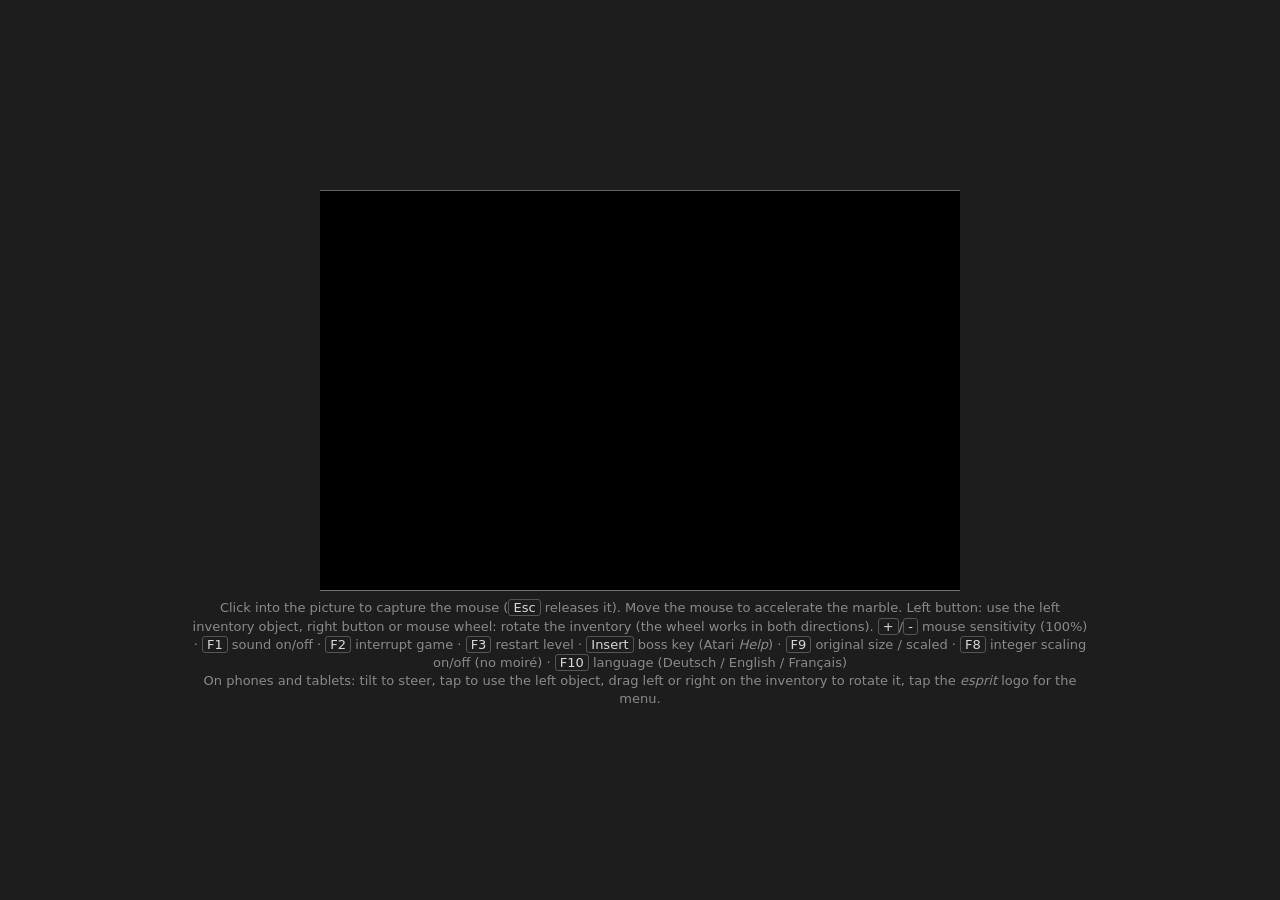
<file: esprit/index.html>
<!DOCTYPE html>
<html lang="en">
<head>
<meta charset="utf-8">
<meta name="viewport" content="width=device-width, initial-scale=1, maximum-scale=1, user-scalable=no, viewport-fit=cover">
<meta name="mobile-web-app-capable" content="yes">
<meta name="apple-mobile-web-app-capable" content="yes">
<meta name="apple-mobile-web-app-status-bar-style" content="black">
<title>esprit</title>
<style>
  :root { --bg: #1d1d1d; --fg: #d8d8d8; --dim: #8a8a8a; }
  html, body { margin: 0; height: 100%; background: var(--bg); color: var(--fg);
    font: 13px/1.4 system-ui, sans-serif;
    -webkit-user-select: none; user-select: none; -webkit-touch-callout: none; -webkit-tap-highlight-color: transparent; }
  #kbd { -webkit-user-select: text; user-select: text; }
  body { display: flex; flex-direction: column; align-items: center; justify-content: center; box-sizing: border-box; }
  #wrap { position: relative; overflow: visible; }
  canvas#screen { display: block; position: absolute; left: 0; top: 0; transform-origin: 0 0;
    image-rendering: pixelated; image-rendering: crisp-edges;
    background: #fff; cursor: none; }
  #help { color: var(--dim); margin-top: 8px; text-align: center; max-width: 900px; padding: 0 16px; }
  #help kbd { border: 1px solid #555; border-radius: 3px; padding: 0 4px; font: inherit; color: var(--fg); }
  /* touch devices: full screen picture, no help text, no browser gestures */
  body.touch { background: #000; overscroll-behavior: none; }   /* portrait: the picture is letterboxed */
  body.touch #help { display: none; }
  canvas#screen { touch-action: none; -webkit-user-select: none; user-select: none; -webkit-touch-callout: none; }
  #kbd { position: fixed; left: -1000px; top: 0; width: 10px; height: 10px; opacity: 0; font-size: 16px; }
  #fsbtn { display: none; position: fixed; z-index: 5; width: 48px; height: 48px; padding: 0; border: 2px solid #fff;
    background: #000; color: #fff; font: 600 22px/1 system-ui, sans-serif; touch-action: manipulation; }
  #fsbtn:active { background: #fff; color: #000; }
  #menu { display: none; position: fixed; inset: 0; background: rgba(0,0,0,.72); z-index: 10;
    align-items: center; justify-content: center; }
  #menu.open { display: flex; }
  #menu .box { background: #fff; color: #000; border: 3px solid #000; outline: 2px solid #fff; padding: 12px;
    display: grid; grid-template-columns: 1fr 1fr; gap: 8px; min-width: min(560px, 92vw); max-height: 92vh; overflow: auto; }
  #menu button { font: 600 16px/1.2 system-ui, sans-serif; padding: 12px 10px; background: #fff; color: #000;
    border: 2px solid #000; border-radius: 0; touch-action: manipulation; }
  #menu button:active { background: #000; color: #fff; }
  #menu .wide { grid-column: 1 / -1; }
  #menu .tilt { display: grid; grid-template-columns: auto 1fr 4.5em; align-items: center; gap: 12px;
    font: 600 16px/1.2 system-ui, sans-serif; padding: 4px 2px; }
  #menu .tilt input[type=range] { width: 100%; height: 32px; accent-color: #000; touch-action: pan-x; }
  #menu #tiltval { text-align: right; font-variant-numeric: tabular-nums; }
</style>
</head>
<body>
<div id="wrap"><canvas id="screen" width="640" height="400"></canvas></div>
<button id="fsbtn" type="button" aria-label="Fullscreen" title="Fullscreen">&#x26F6;</button>
<input id="kbd" type="text" autocomplete="off" autocorrect="off" autocapitalize="off" spellcheck="false" enterkeyhint="done" aria-label="text input">
<div id="menu" role="dialog" aria-label="menu"><div class="box">
  <button data-act="close" class="wide">Continue</button>
  <button data-act="restart">Start level again</button>
  <button data-act="abort">Interrupt game</button>
  <button data-act="sound">Sound</button>
  <button data-act="lang">Language</button>
  <label class="tilt wide"><span id="tiltlabel">Tilt sensitivity</span>
    <input id="tiltslider" type="range" min="-200" max="200" step="1" value="0" aria-describedby="tiltval">
    <span id="tiltval">100%</span></label>
  <button data-act="calib">Calibrate tilt</button>
  <button data-act="fullscreen">Fullscreen</button>
  <button data-act="intscale" class="wide">Integer scaling</button>
</div></div>
<div id="help">
  Click into the picture to capture the mouse (<kbd>Esc</kbd> releases it).
  Move the mouse to accelerate the marble. Left button: use the left inventory object,
  right button or mouse wheel: rotate the inventory (the wheel works in both directions).
  <kbd>+</kbd>/<kbd>-</kbd> mouse sensitivity (<span id="sens">100</span>%) ·
  <kbd>F1</kbd> sound on/off · <kbd>F2</kbd> interrupt game · <kbd>F3</kbd> restart level ·
  <kbd>Insert</kbd> boss key (Atari <i>Help</i>) · <kbd>F9</kbd> original size / scaled · <kbd>F8</kbd> integer scaling on/off (no moir&eacute;) · <kbd>F10</kbd> language (Deutsch / English / Français)<br>
  On phones and tablets: tilt to steer, tap to use the left object, drag left or right on the inventory to rotate it,
  tap the <i>esprit</i> logo for the menu.
</div>
<script src="js/data.js"></script>
<script src="js/tables.js"></script>
<script src="js/fixed.js"></script>
<script src="js/level.js"></script>
<script src="js/codecs.js"></script>
<script src="js/gfx.js"></script>
<script src="js/sound.js"></script>
<script src="js/input.js"></script>
<script src="js/script.js"></script>
<script src="js/world.js"></script>
<script src="js/stones.js"></script>
<script src="js/items.js"></script>
<script src="js/physics.js"></script>
<script src="js/draw.js"></script>
<script src="js/levelrt.js"></script>
<script src="js/game.js"></script>
<script src="js/touch.js"></script>
<script src="js/main.js"></script>
</body>
</html>
</file>
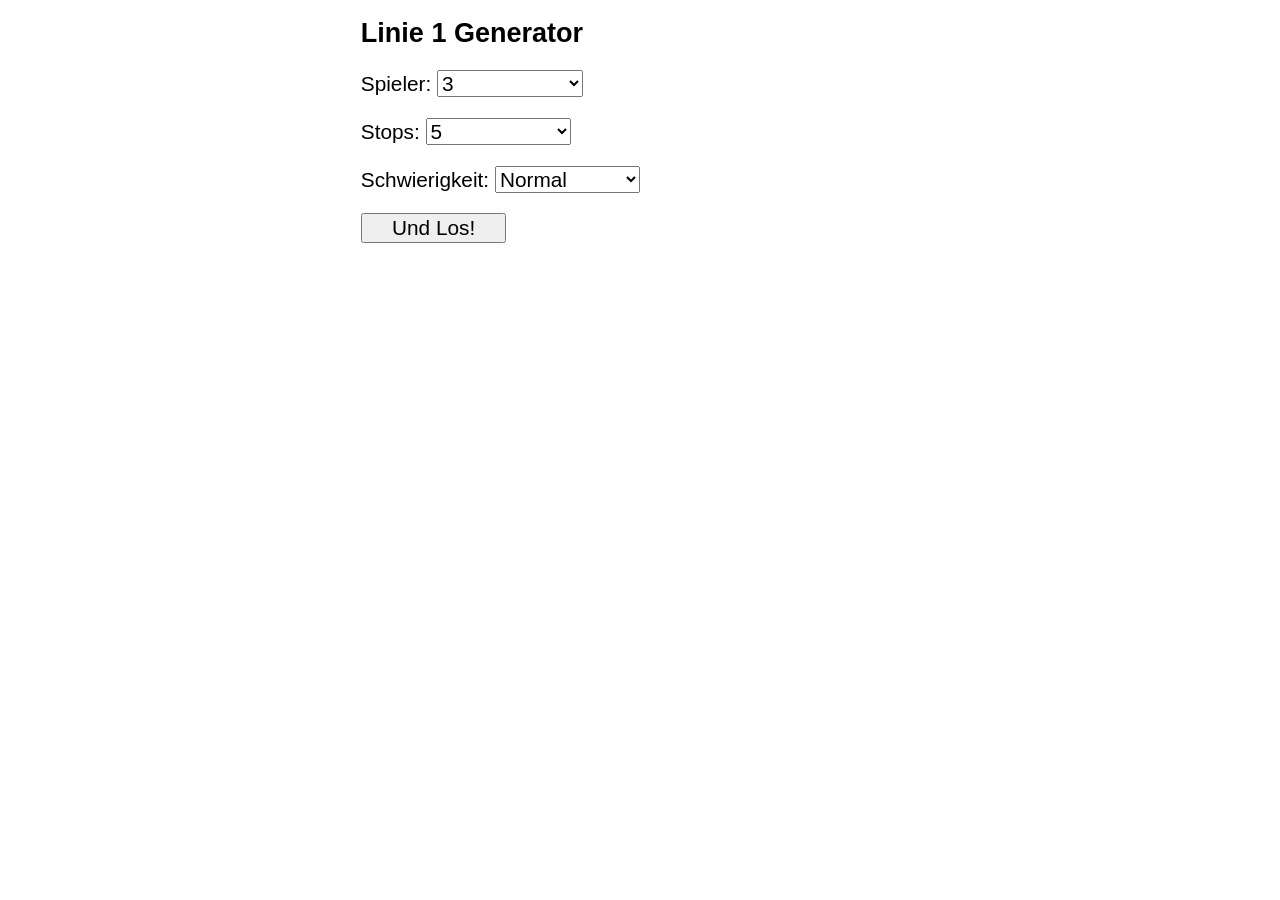
<file: linie1/index.html>
<!doctype html>
<html>
<head>
<meta charset="utf-8">
<meta name="viewport" content="width=device-width, initial-scale=1.0, user-scalable=no">
<title>Linie 1 Routengenerator</title>
<style type="text/css">
html {
	font-family: sans-serif;
	text-size-adjust: none;
}
body {
	max-width: 600px;
	margin: 0 auto;
}
#init {
	margin: 0 1em;
	font-size: 130%;
}
#init h1 {
	font-size: 130%;
}
#init select, #init button {
	font-size: 100%;
	width: 7em;
}
#display-select {
	margin: 0 1em;
	display: none;
}
#display-select .reset {
	margin-top: 4em;
}
#display-select button {
	font-size: 120%;
	width: 10em;
	margin: 1.5em auto;
	display: block;
}
#display-next {
	margin: 0 1em;
	display: none;
	font-size: 130%;
	text-align: center;
}
#display-next button {
	font-size: 100%;
	width: 10em;
	margin: 0 auto;
	display: block;
}
#display {
	display: none;
}
#display .meta {
	margin: 0 3em;
}
#display #linie {
	font-size: 250%;
	font-weight: bold;
	margin: 10px 0;
}
#display #stops {
	margin: 10px 0;
	font-size: 150%;
	font-weight: bold;
}
#display .board #canvas {
	width: 100%;
}
#display button {
	font-size: 120%;
	width: 10em;
	margin: 1em auto;
	display: block;
}
</style>
<script type="text/javascript">
"use strict";
const WIDTH = 12;
const HEIGHT = 12;
const STATIONLETTERS = "ABCDEFGHIKLM";
const STATION = [{x:8, y:1}, {x:11, y:4}, {x:12, y:8}, {x:9, y:11}, {x:5, y:12}, 
                 {x:2, y:9}, {x:1, y:5},  {x:4, y:2},  {x:6, y:4},  {x:9, y:6},
                 {x:7, y:9}, {x:4, y:7}]
const PLAYERCOLORS = ["#ff0000", "#ccbb00", "#007700", "#000099", "#660066", "#000000"]
const ENDSTATION = [[{x: 2.5, y: 0}, {x: 6.5, y: 13}], [{x: 6.5, y: 0}, {x: 10.5,y: 13 }],
                    [{x: 10.5,y: 0}, {x: 2.5, y: 13}], [{x: 0, y: 6.5}, {x: 13, y: 2.5 }],
                    [{x: 0,y: 10.5}, {x: 13, y: 6.5}], [{x: 0, y: 2.5}, {x: 13, y: 10.5}]]

function shuffle(a) {
	var j, x, i;
	for (i = a.length - 1; i > 0; i--) {
		j = Math.floor(Math.random() * (i + 1));
		x = a[i];
		a[i] = a[j];
		a[j] = x;
	}
	return a;
}

function generateGame(linie, numStops, targetRating) {
	const MAXITER = 1000;
	let game = {linie: -1, stops: [], rating: Infinity}

	for(let iter=0; iter<MAXITER; iter++) {
		let stops = shuffle([...STATION.keys()]).slice(0,numStops);
		let rating = 0;

		function* permute(way) {
			let length = way.length,
				c = Array(length).fill(0),
				i = 1, k, p;

			yield way.slice();
			while (i < length) {
				if (c[i] < i) {
					k = i % 2 && c[i];
					p = way[i];
					way[i] = way[k];
					way[k] = p;
					++c[i];
					i = 1;
					yield way.slice();
				} else {
					c[i] = 0;
					++i;
				}
			}
		}

		function dist(p1, p2) {
			return Math.sqrt((p1.x-p2.x)*(p1.x-p2.x) + (p1.y-p2.y)*(p1.y-p2.y));
		}

		let best = null, bestlen = Infinity;
		for (let order of permute(stops)) {
			let len = dist(ENDSTATION[linie-1][0], STATION[order[0]]);
			for (let i=0; i<order.length-1; i++)
				len += dist(STATION[order[i]], STATION[order[i+1]]);
			len += dist(STATION[order[order.length-1]], ENDSTATION[linie-1][1]);
			if (len < bestlen) {
				bestlen = len;
				best = order;
			}
		}
		rating = bestlen;
	
		if (Math.abs(rating-targetRating) < Math.abs(game.rating-targetRating)) {
			game.rating = rating;
			game.stops = best;
			game.linie = linie;
		}
		if (Math.abs(game.rating-targetRating) < 0.5) {
			break;
		}
	}
	return game;
}

</script>
</head>
<body>
<div id="init">
<h1>Linie 1 Generator</h1>
<p>
<label for="playercount">Spieler:</label>
<select id="playercount">
<option>2</option>
<option selected>3</option>
<option>4</option>
<option>5</option>
<option>6</option>
</select>
</p>
<p>
<label for="stopcount">Stops:</label>
<select id="stopcount">
<option>2</option>
<option>3</option>
<option>4</option>
<option selected>5</option>
<option>6</option>
</select>
</p>
<p>
<label for="targetrating">Schwierigkeit:</label>
<select id="targetrating">
<option value="20">Sehr Leicht</option>
<option value="22">Leicht</option>
<option value="25" selected>Normal</option>
<option value="28">Eher Schwer</option>
<option value="32">Schwer</option>
<option value="35">Sehr Schwer</option>
</select>
</p>
<p>
<button id="generate">Und Los!</button>
</p>
</div>
<div id="display-select">
<h1>Linie 1</h1>
<h2>Haltestellen anzeigen:</h2>
<div id="playerselect">
</div>
<h2 class="reset">Neues Spiel</h2>
<button id="newgame">Alles zurück!</button>
</div>
<div id="display-next">
<p>Das Gerät an <strong>Spieler <span id="nextplayer">1</span></strong> weitergeben ...</p>
<button id="shownext">Route Anzeigen!</button>
</div>
<div id="display">
<div class="meta">
<p id="linie">Linie X</p>
<p id="stops">...</p>
<p id="rating">...</p>
</div>
<div class="board"><canvas id="canvas" width="600" height="600"></canvas></div>
<button id="displayfinish">OK, gesehen!</button>
</div>
<script type="text/javascript">
"use strict";

function station(x,y) {
	for (let l=0; l<STATION.length; l++) {
		if (STATION[l].x == x && STATION[l].y == y) {
			return STATIONLETTERS.charAt(l);
		}
	}
	return null;
}

function displayRoute(game, onfinish) {
	const c = document.getElementById("canvas");
	const CW = c.width, CH = c.height;

	let linie = game.linie;
	let stops = game.stops;
	let rating = game.rating;
	
	let ctx = c.getContext("2d");
	let CELL = CW / (WIDTH+2);
	ctx.beginPath();
	ctx.rect(0, 0, CW, CH);
	ctx.fillStyle = "white";
	ctx.strokeStyle = "transparent";
	ctx.fill();

	for(let x=1; x<=WIDTH; x++) {
		for(let y=1; y<=HEIGHT; y++) {
			let letter = station(x,y);
			if (letter == null) {
				ctx.beginPath();
				ctx.rect(x*CELL, y*CELL, CELL-1, CELL-1);
				ctx.fillStyle = "#ccc";
				ctx.fill();
			} else {
				ctx.beginPath();
				ctx.rect(x*CELL, y*CELL, CELL-1, CELL-1);
				ctx.fillStyle = "#eedd00";
				ctx.fill();
				ctx.fillStyle = "#008800";
				ctx.font = "30px Arial";
				ctx.textAlign = "center";
				ctx.textBaseline = "middle";
				ctx.fillText(letter, (x+0.5)*CELL, (y+0.5)*CELL);
			}
		}
	}

	for(let p=0; p<ENDSTATION.length; p++) {
		for(let s of ENDSTATION[p]) {
			ctx.beginPath();
			if (s.x == 0)
				ctx.arc(CELL, (s.y+0.5)*CELL, CELL/2, Math.PI*0.5, Math.PI*1.5);
			if (s.x == WIDTH+1)
				ctx.arc(s.x*CELL,(s.y+0.5)*CELL, CELL/2, Math.PI*1.5, Math.PI*0.5);
			if (s.y == 0)
				ctx.arc((s.x+0.5)*CELL, CELL, CELL/2, Math.PI, 2*Math.PI);
			if (s.y == HEIGHT+1)
				ctx.arc((s.x+0.5)*CELL, s.y*CELL, CELL/2, 0, Math.PI);
			ctx.strokeStyle = "black";
			ctx.lineWidth = 2;
			ctx.stroke();
			ctx.font = "35px Arial";
			ctx.textAlign = "center";
			ctx.textBaseline = "middle";
			ctx.fillStyle = PLAYERCOLORS[p];
			if (s.x == 0 || s.x == WIDTH+1)
				ctx.fillText(p+1, (s.x+0.5)*CELL, (s.y-0.3)*CELL);
			if (s.y == 0 || s.y == HEIGHT+1)
				ctx.fillText(p+1, (s.x-0.3)*CELL, (s.y+0.5)*CELL);
		}
	}

	ctx.beginPath();
	let st = ENDSTATION[linie-1][0];
	ctx.moveTo((st.x+0.5)*CELL, (st.y+0.5)*CELL);
	for (let s of stops) {
		st = STATION[s];
		ctx.lineTo((st.x+0.5)*CELL, (st.y+0.5)*CELL);
	}
	st = ENDSTATION[linie-1][1];
	ctx.lineTo((st.x+0.5)*CELL, (st.y+0.5)*CELL);
	ctx.strokeStyle = "black";
	ctx.lineWidth = 4;
	ctx.setLineDash([5, 5]);
	ctx.stroke();
	for (let s of stops) {
		st = STATION[s];
		ctx.beginPath();
		ctx.rect(st.x*CELL, st.y*CELL, CELL-1, CELL-1);
		ctx.strokeStyle = "black";
		ctx.lineWidth = 3;
		ctx.setLineDash([]);
		ctx.stroke();
	}

	document.getElementById("linie").innerText = "Linie "+linie;
	document.getElementById("linie").style.color = PLAYERCOLORS[linie-1];
	document.getElementById("stops").innerText = stops.map(s => STATIONLETTERS.charAt(s)).join(' - ');
	document.getElementById("rating").innerText = "Rating: " + rating.toFixed(1);
	document.getElementById("init").style.display = "none";
	document.getElementById("display-select").style.display = "none";
	document.getElementById("display-next").style.display = "none";
	document.getElementById("display").style.display = "block";
	document.getElementById("displayfinish").onclick = _ => onfinish();
}

function displaySelectScreen() {
	let playerselect = document.getElementById("playerselect");
	playerselect.innerHTML = "";
	for(let p=0; p<games.length; p++) {
		let button = document.createElement("button");
		button.innerText = "Spieler "+(p+1);
		button.onclick = _ => displayPlayerConfirmScreen(p, () => displaySelectScreen());
		playerselect.appendChild(button);
	}
	document.getElementById("init").style.display = "none";
	document.getElementById("display-select").style.display = "block";
	document.getElementById("display-next").style.display = "none";
	document.getElementById("display").style.display = "none";
	document.getElementById("newgame").onclick = _ => reset();
}

function displayPlayerConfirmScreen(player, onfinish) {
	document.getElementById("nextplayer").innerText = player+1;
	document.getElementById("init").style.display = "none";
	document.getElementById("display-select").style.display = "none";
	document.getElementById("display-next").style.display = "block";
	document.getElementById("display").style.display = "none";
	document.getElementById("shownext").onclick = _ => displayRoute(games[player], onfinish);
}

function displayNextScreen(nextplayer) {
	if (nextplayer >= games.length) {
		displaySelectScreen();
		return;
	}
	displayPlayerConfirmScreen(nextplayer, () => displayNextScreen(nextplayer+1));
}

let games = [];

function reset() {
	if(!confirm("Wirklich resetten?")) {
		return;
	}
	document.getElementById("init").style.display = "block";
	document.getElementById("display-select").style.display = "none";
	document.getElementById("display-next").style.display = "none";
	document.getElementById("display").style.display = "none";
	games = [];
	window.onbeforeunload = null;
}

function start() {
	games = [];
	let numStops = parseInt(document.getElementById("stopcount").value);
	let numPlayers = parseInt(document.getElementById("playercount").value);
	let targetRating = parseInt(document.getElementById("targetrating").value) + (Math.random()-0.5)*3;
	let linien = shuffle([1,2,3,4,5,6]).slice(0, numPlayers);
	for (let linie of linien) {
		let game = generateGame(linie, numStops, targetRating);
		games.push(game);
	}
	window.onbeforeunload = e => "Das aktuelle Spiel wirklich abbrechen?";
	displayNextScreen(0);
	//displayRoute(games[0]);
}
document.getElementById("generate").onclick = start;
</script>
</body>
</html>
</file>
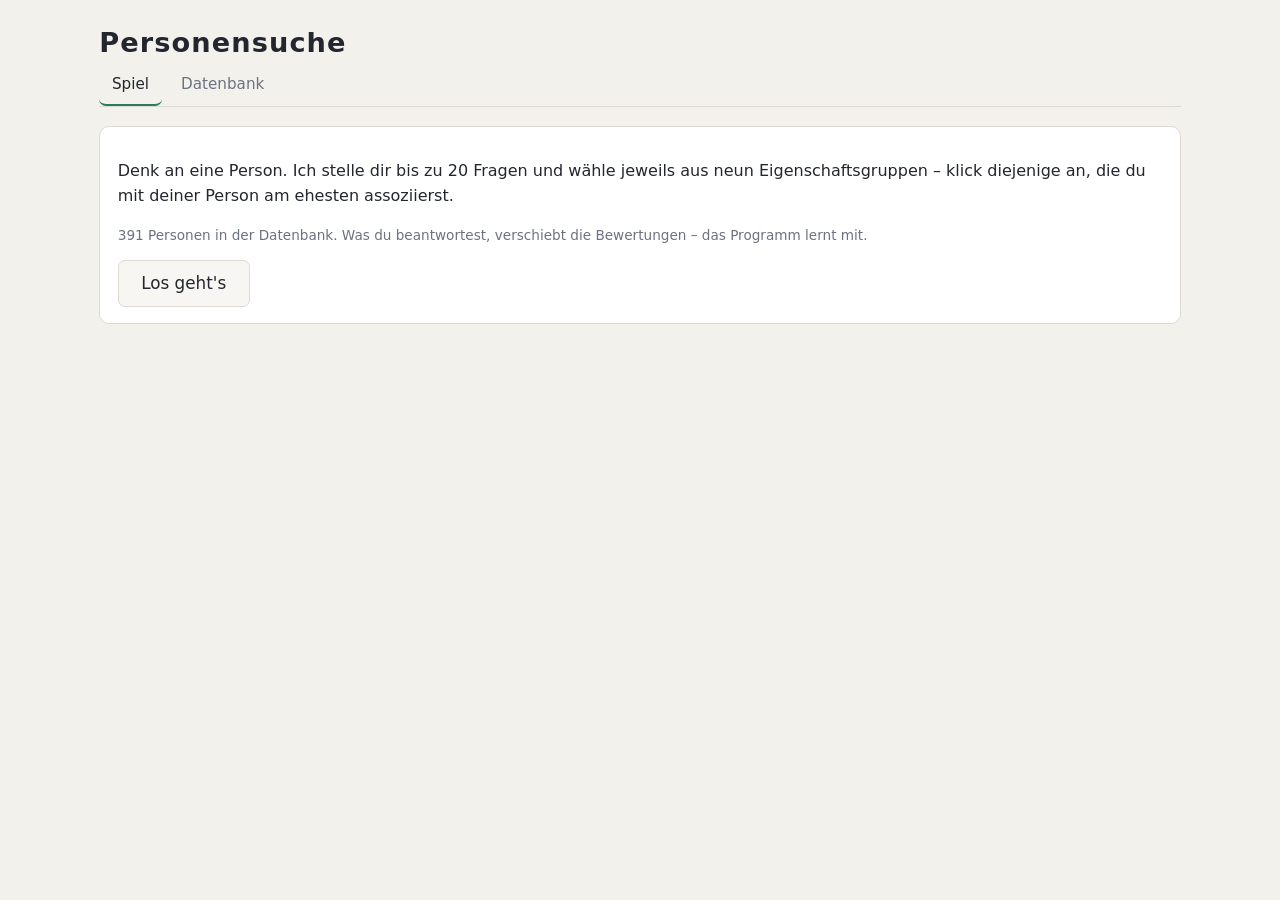
<file: persuch/index.html>
<!DOCTYPE html>
<html lang="de">
<head>
<meta charset="utf-8">
<meta name="viewport" content="width=device-width, initial-scale=1">
<title>Personensuche</title>
<link rel="stylesheet" href="style.css">
</head>
<body>

<header>
  <h1>Personensuche</h1>
  <nav id="tabs">
    <button data-tab="spiel" class="aktiv">Spiel</button>
    <button data-tab="datenbank">Datenbank</button>
  </nav>
</header>

<main>

<!-- ================= SPIEL ================= -->
<section id="tab-spiel" class="tab aktiv">

  <div id="start" class="karte">
    <div id="ladefehler" hidden>
      <p class="meldung fehler">Die Datenbank kann nicht geladen werden.</p>
      <p class="klein">Im Browserspeicher liegen auch keine brauchbaren Daten.
         Bitte lade eine JSON-Datei hoch.</p>
      <button id="btn-ladefehler-import">JSON hochladen…</button>
    </div>
    <div id="start-normal">
      <p>Denk an eine Person. Ich stelle dir bis zu 20 Fragen und wähle jeweils
         aus neun Eigenschaftsgruppen – klick diejenige an, die du mit deiner
         Person am ehesten assoziierst.</p>
      <p class="klein"><span id="start-info"></span></p>
      <button id="btn-start" class="gross">Los geht's</button>
    </div>
  </div>

  <div id="spiel" hidden>
    <div class="statuszeile">
      <span id="runde"></span>
      <button id="btn-abbruch" class="link">Abbrechen</button>
    </div>
    <div id="protokoll" class="protokoll" aria-live="polite"></div>
    <div id="frage" class="karte" hidden>
      <h2>Was passt am ehesten?</h2>
      <div id="optionen" class="optionen"></div>
    </div>
    <div id="dialog" class="karte dialog" hidden></div>
  </div>

</section>

<!-- ================= DATENBANK ================= -->
<section id="tab-datenbank" class="tab">
  <div class="karte">
    <div class="unterreiter" id="db-tabs">
      <button data-db="personen" class="aktiv">Personen</button>
      <button data-db="eigenschaften">Eigenschaften</button>
      <button data-db="daten">Up-/Download</button>
    </div>

    <p id="db-meldung" class="meldung" hidden></p>

    <div id="db-personen" class="db-panel">
      <div id="personen-liste">
        <input type="search" id="filter-personen" placeholder="Name filtern…">
        <p class="klein">Zu jeder Person die höchst- und tiefstbewertete Eigenschaft.
           Klicken öffnet die Detailansicht mit Umbenennen, Löschen und den
           Assoziationen.</p>
        <div id="liste-personen"></div>
      </div>
      <div id="person-detail" hidden></div>
    </div>

    <div id="db-eigenschaften" class="db-panel" hidden>
      <div id="eigenschaften-liste">
        <input type="search" id="filter-eigenschaften" placeholder="Eigenschaft filtern…">
        <div class="neu-reihe">
          <input type="text" id="eig-neu-name" placeholder="Neue Eigenschaft…">
          <button id="btn-eig-neu">Hinzufügen</button>
        </div>
        <p class="klein">Eine neue Eigenschaft startet bei allen Personen auf 0.
           Klicken öffnet die Detailansicht mit Umbenennen, Löschen und den
           20 stärksten Assoziationen.</p>
        <div id="liste-eigenschaften"></div>
      </div>
      <div id="eig-detail" hidden></div>
    </div>

    <div id="db-daten" class="db-panel" hidden>
      <p id="speicher-info" class="klein"></p>
      <p class="klein">Ausgangspunkt ist <code>data.json</code> neben dieser Seite.
         Eine heruntergeladene Datei kann sie ersetzen: umbenennen in
         <code>data.json</code>, danebenlegen, „Auf Ausgangsdaten zurücksetzen".</p>
      <div class="knopfreihe">
        <button id="btn-export">Als JSON herunterladen</button>
        <button id="btn-import">JSON hochladen…</button>
        <button id="btn-reset" class="warnung">Auf Ausgangsdaten zurücksetzen</button>
      </div>
      <input type="file" id="datei" accept=".json,application/json" hidden>
      <p id="daten-meldung" class="meldung" hidden></p>
    </div>
  </div>
</section>

</main>

<script src="titel.js"></script>
<script src="engine.js"></script>
<script src="app.js"></script>
</body>
</html>
</file>
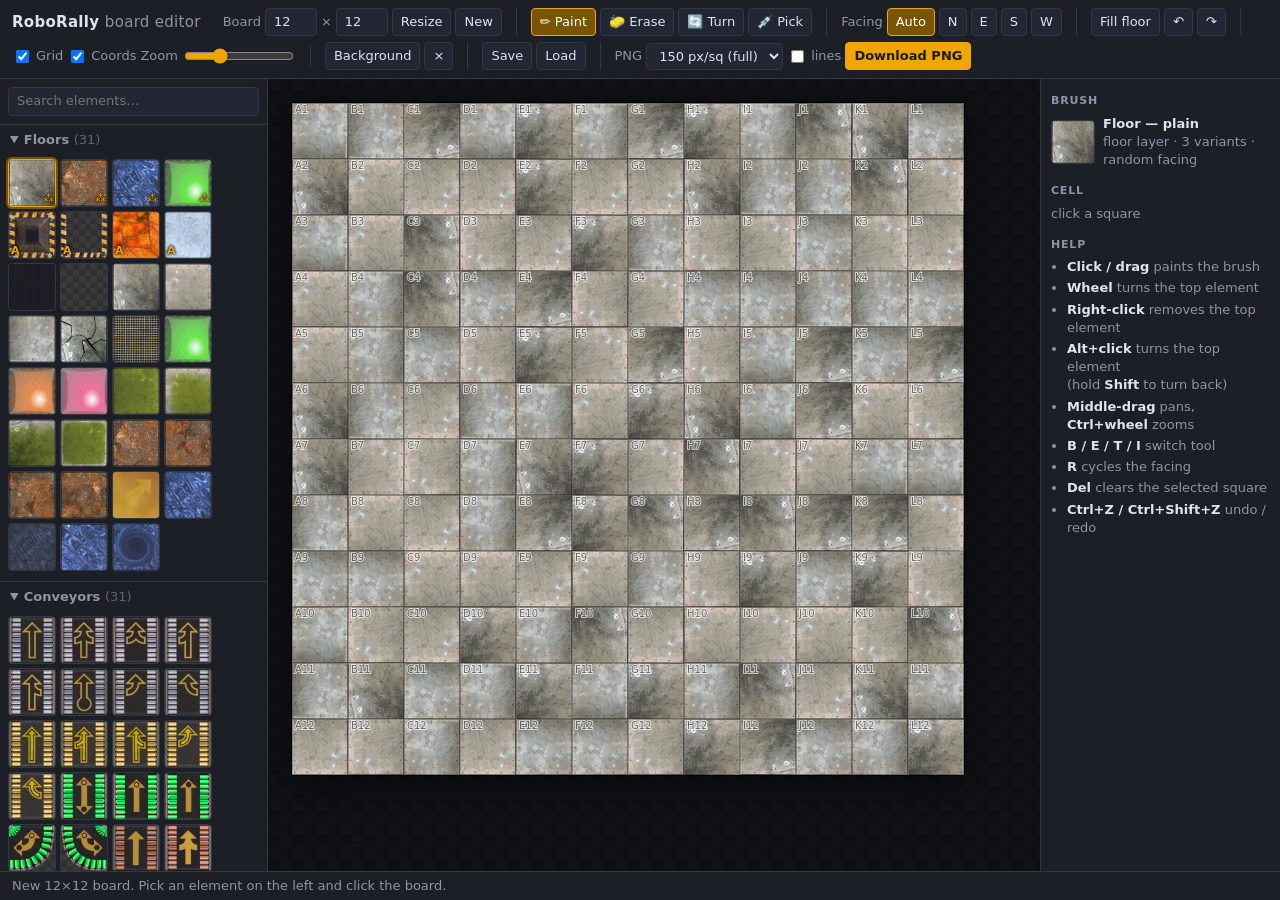
<file: roborally/index.html>
<!DOCTYPE html>
<html lang="en">
<head>
<meta charset="utf-8">
<meta name="viewport" content="width=device-width, initial-scale=1">
<title>RoboRally Board Editor</title>
<link rel="icon" href="favicon.png">
<link rel="stylesheet" href="css/style.css">
</head>
<body>

<header class="toolbar">
  <h1>RoboRally <span>board editor</span></h1>

  <div class="group">
    <label>Board
      <input type="number" id="inCols" min="1" max="40" value="12" title="columns">
      &times;
      <input type="number" id="inRows" min="1" max="40" value="12" title="rows">
    </label>
    <button id="btnResize" title="Apply the board size">Resize</button>
    <button id="btnNew" title="Discard the board and start again">New</button>
  </div>

  <div class="group" id="tools">
    <button data-tool="paint"  class="on" title="Paint (B)">✏️ Paint</button>
    <button data-tool="erase"  title="Erase topmost element (E)">🧽 Erase</button>
    <button data-tool="rotate" title="Turn topmost element — Shift to turn back (T)">🔄 Turn</button>
    <button data-tool="pick"   title="Pick element under cursor (I)">💉 Pick</button>
  </div>

  <div class="group" id="rotGroup">
    <span class="lbl" title="Orientation used for new elements (R cycles)">Facing</span>
    <button data-rot="auto" class="on" title="Random for floors, north for everything else">Auto</button>
    <button data-rot="0">N</button>
    <button data-rot="1">E</button>
    <button data-rot="2">S</button>
    <button data-rot="3">W</button>
  </div>

  <div class="group">
    <button id="btnFill" title="Re-lay the whole floor with the selected floor tile">Fill floor</button>
    <button id="btnUndo" title="Undo (Ctrl+Z)">↶</button>
    <button id="btnRedo" title="Redo (Ctrl+Shift+Z)">↷</button>
  </div>

  <div class="group">
    <label class="chk"><input type="checkbox" id="chkGrid" checked> Grid</label>
    <label class="chk"><input type="checkbox" id="chkCoords" checked> Coords</label>
    <label>Zoom <input type="range" id="inZoom" min="16" max="150" step="2" value="56"></label>
  </div>

  <div class="group">
    <button id="btnBackdrop" title="Show an image behind the board, for the transparent squares to let through">Background</button>
    <button id="btnBackdropOff" title="Take the background image away" disabled>&times;</button>
    <input type="file" id="fileBackdrop" accept="image/*" hidden>
  </div>

  <div class="group">
    <button id="btnSave" title="Download the board as JSON">Save</button>
    <button id="btnLoad" title="Load a board from JSON">Load</button>
    <input type="file" id="fileLoad" accept=".json,application/json" hidden>
  </div>

  <div class="group export">
    <label>PNG
      <select id="inExportTile" title="Pixels per square in the exported image">
        <option value="150" selected>150 px/sq (full)</option>
        <option value="100">100 px/sq</option>
        <option value="75">75 px/sq</option>
        <option value="50">50 px/sq</option>
      </select>
    </label>
    <label class="chk"><input type="checkbox" id="chkExportGrid"> lines</label>
    <button id="btnExport" class="primary">Download PNG</button>
  </div>
</header>

<main>
  <aside id="palette">
    <div class="pal-head">
      <input type="search" id="inSearch" placeholder="Search elements…" autocomplete="off">
    </div>
    <div id="palList"></div>
  </aside>

  <section id="stage">
    <div id="stageInner"><canvas id="board"></canvas></div>
  </section>

  <aside id="inspector">
    <h2>Brush</h2>
    <div id="brush" class="brush">nothing selected</div>

    <h2>Cell</h2>
    <div id="cellInfo" class="cell-info">click a square</div>

    <h2>Help</h2>
    <ul class="help">
      <li><b>Click / drag</b> paints the brush</li>
      <li><b>Wheel</b> turns the top element</li>
      <li><b>Right-click</b> removes the top element</li>
      <li><b>Alt+click</b> turns the top element<br>(hold <b>Shift</b> to turn back)</li>
      <li><b>Middle-drag</b> pans, <b>Ctrl+wheel</b> zooms</li>
      <li><b>B / E / T / I</b> switch tool</li>
      <li><b>R</b> cycles the facing</li>
      <li><b>Del</b> clears the selected square</li>
      <li><b>Ctrl+Z / Ctrl+Shift+Z</b> undo / redo</li>
    </ul>
  </aside>
</main>

<footer class="status"><span id="status">Ready.</span></footer>

<script type="module" src="js/app.js"></script>
</body>
</html>
</file>
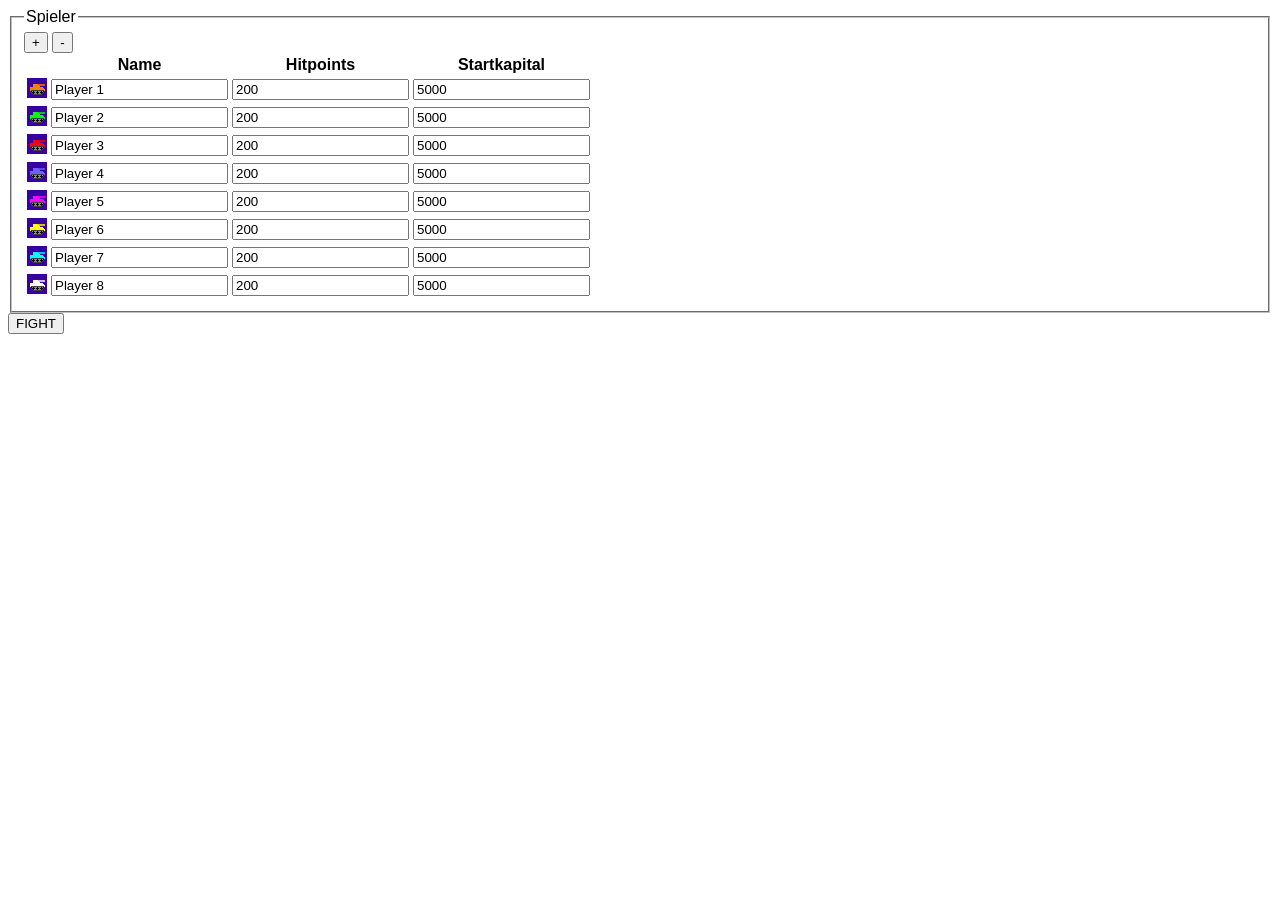
<file: tanks/index.html>
<!doctype html>
<html><head><title>Tank-War</title>
<style>
body {
	font-family: sans-serif;
}
</style>

<meta charset="utf-8" />
</head>
<body>
<div id="tankwar_setup">
<fieldset><legend>Spieler</legend>
<input type="button" id="setup_tanks_plus" value="+" />
<input type="button" id="setup_tanks_minus" value="-" />
<table>
<thead><tr><th></th><th>Name</th><th>Hitpoints</th><th>Startkapital</th></tr></thead>
<tbody id="setup_tanks">
</tbody>
</table>
</fieldset>
<input type="button" id="setup_start" value="FIGHT" />
</div>
<div id="tankwar">
</div>

<script>
	var Settings = {
		landColor: [0,127,0],
		skyColor: [56,0,160],
		tankColors: [
			[255,127,0], [0,255,0], [255,0,0], [100,100,255],
			[255,0,255], [255,255,0], [0,255,255], [255,255,255]
		]
	};

	var WallManager = function(game) {
		// return false to kill the bullet (explode)
		// return true to keep it
		this.collide = function(projectile, collision) { return false; }
	}
	
	var OpenWallManager = function(game) {
		this.collide = function(projectile, collision) {
			// top collision
			if(collision.top)
				return true;

			if(collision.left || collision.right)
				projectile.kill(); // kill (no explosion)

			return false;
		}
	}
	OpenWallManager.prototype = new WallManager();	
	
	var BouncyWallManager = function(game) {
		this.collide = function(projectile, collision) {
			if(collision.top)
				projectile.vy = -Math.abs(projectile.vy)*0.8;
			if(collision.left)
				projectile.vx = Math.abs(projectile.vx)*0.8;
			if(collision.right)
				projectile.vx = -Math.abs(projectile.vx)*0.8;
			if(collision.bottom)
				projectile.vy = Math.abs(projectile.vy)*0.8;
				
			if(projectile.vx*projectile.vx+projectile.vy*projectile.vy < 100)
				return false;

			return true;
		}		
	}
	BouncyWallManager.prototype = new WallManager();	
	
	var Sprite = function(imageSrc,frameHeight,frameDuration,offsetX,offsetY,onloadCallback) {
		this.initialized = false;
		this.frameHeight = frameHeight;
		this.frameDuration = frameDuration;
		this.offsetX = offsetX;
		this.offsetY = offsetY

		this.image = new Image();
		this.image.sprite = this;
		this.image.src = imageSrc;
		this.image.onload = function() {
			this.sprite.numFrames = Math.round(this.height / frameHeight);
			this.sprite.frameWidth = this.width;
			this.sprite.initialized = true;
			if(onloadCallback) onloadCallback();
		}
		this.draw = function(ctx, ticks, dx, dy, scale) {
			if(!this.initialized) return;
			var frame = Math.round(ticks / this.frameDuration);
			var lastFrame = false;
			if(frame >= this.numFrames) {
				lastFrame = true;
				frame = this.numFrames-1;
			}
			ctx.drawImage(this.image,
				0,frame*this.frameHeight,this.frameWidth,this.frameHeight,
				dx-this.offsetX*scale,ctx.canvas.clientHeight-(dy+this.offsetY*scale),
				Math.round(this.frameWidth*scale),Math.round(this.frameHeight*scale)
			);
			return lastFrame;
		}
		
		return this;
	}
	
	var Tank = function(name, maxHitpoints, color, game) {
		this.initialize = function(name, maxHitpoints, color, game) {
			this.name = name;
			this.game = game;
			this.color = color;
			this.maxHitpoints = maxHitpoints
		
			this.gfxBuffer = document.createElement('canvas');
			this.gfxBuffer.width = 20;
			this.gfxBuffer.height = 18;
			this.gfxCtx = this.gfxBuffer.getContext('2d');
		

			this.angle = 0;
			this.power = 500;
			this.hitpoints = this.maxHitpoints;
			this.armory = new Armory(this,game);

			this.x = 0;
			this.y = 0;
		}
		this.initialize.apply(this,arguments);
		
		var tempAngle = this.angle;
		var tempPower = this.power;
		
		this.changeAngle = function(angle) {
			if(this.armory.changeAngle(angle)) return; // selected weapon handled event
			tempAngle = (tempAngle + 180 + angle) % 180;
			this.angle = Math.round(tempAngle);
			this.update();
		}
		this.changePower = function(power) {
			if(this.armory.changePower(power)) return; // selected weapon handled event
			tempPower += power;
			if(tempPower < 0) tempPower = 0;
			if(tempPower > 1000) tempPower = 1000;
			this.power = 5*Math.round(tempPower/5);
			this.update();
		}
		this.fire = function() {
			var weapon = this.armory.useWeapon();
			if(!weapon) return false;
			game.fireWeapon(weapon, this);
		}
		this.damage = function(dmg) {
			if(this.hitpoints <= 0) return;
			this.hitpoints -= dmg.thermal;
			this.hitpoints -= dmg.physical;
			this.update();
			if(this.hitpoints <= 0)
				this.hitpoints = 0;
		}
		this.getMuzzle = function() {
			return {
				x: this.x + Math.cos(this.angle*Math.PI/180)*11,
				y: this.y + 8 + Math.sin(this.angle*Math.PI/180)*11,
				vx: Math.cos(this.angle*Math.PI/180)*(this.power+1)/10,
				vy: Math.sin(this.angle*Math.PI/180)*(this.power+1)/10
			}
		}
		
		this.update = function() {
			this.gfxCtx.clearRect(0,0,20,20);
			if(this.angle >= 90)
				game.sprites.tankL.draw(this.gfxCtx,0,2,-6,1);
			else
				game.sprites.tankR.draw(this.gfxCtx,0,2,-6,1);

			var curColor = [Math.round(this.color[0]*(this.hitpoints/this.maxHitpoints)),
			                Math.round(this.color[1]*(this.hitpoints/this.maxHitpoints)),
			                Math.round(this.color[2]*(this.hitpoints/this.maxHitpoints))];
			var pixels = this.gfxCtx.getImageData(0,0,20,18);
			for(var i=0;i<pixels.data.length;i+=4) {
				if(pixels.data[i]==255&&pixels.data[i+1]==255&&pixels.data[i+2]==255) {
					pixels.data[i] = curColor[0];
					pixels.data[i+1] = curColor[1];
					pixels.data[i+2] = curColor[2];
				}
			}
			this.gfxCtx.putImageData(pixels,0,0);
			this.gfxCtx.strokeStyle='rgb('+curColor.join(',')+')';
			this.gfxCtx.beginPath();
			this.gfxCtx.lineWidth=1.5;
			this.gfxCtx.moveTo(10,8);
			this.gfxCtx.lineTo(10+Math.cos(this.angle*Math.PI/180)*8,8-Math.sin(this.angle*Math.PI/180)*8);
			this.gfxCtx.stroke();
		}
		
		this.fall = function(ticks) {
			if(this.y > game.terrain.heights[this.x]) {
				this.y -= ticks/5;
				if(this.y <= game.terrain.heights[this.x]+1) {
					this.y = game.terrain.heights[this.x]+2;
					return false;
				}
				return true;
			}
			return false;
		}
		
		this.draw = function(ctx) {
			if(this.hitpoints < 0) return;
			ctx.drawImage(this.gfxBuffer,Math.round(this.x-9),Math.round(ctx.canvas.clientHeight-(this.y+16)));
		}

		this.update();
	}
	var Projectile = function(x,y,vx,vy,game) {
		this.initialize = function(x,y,vx,vy,game) {
			this.game = game;
			this.x = x; this.y = y;
			this.vx = vx; this.vy = vy;
		}
		this.initialize.apply(this, arguments);
	
		this.kill = function() {
			this.x = NaN; this.y = NaN;
			this.explode = function() {};
		}
		this.tick = function(collisionCtx, ticks) {
			if(isNaN(this.x) || isNaN(this.y))
				return false;
			var ax = 0, ay = -9.81, dt = (ticks/300);
			this.x += this.vx*dt + ax*dt*dt/2; 
			this.y += this.vy*dt + ay*dt*dt/2;
			this.vx += ax*dt;
			this.vy += ay*dt;
			
			// check for pixel / terrain / tank collision
			// use pre-cached pixel data in collisionCtx.cachedPixels,
			// initialized at the beginning of the 'SHOOTING' phase
			for(var ix=0; ix<3; ix++) {
				for(var iy=0; iy<3; iy++) {
					var xx=Math.round(this.x)-1+ix;
					var yy=collisionCtx.canvas.height-(Math.round(this.y)-1+iy);
					if(xx < 0 || yy < 0 || xx >= collisionCtx.canvas.width || yy >= collisionCtx.canvas.height)
						continue;
					var i = xx + collisionCtx.canvas.width*yy;
					i *= 4;
					if(collisionCtx.cachedPixels.data[i+3]==0)
						continue;
					if(collisionCtx.cachedPixels.data[i]!=Settings.skyColor[0] || collisionCtx.cachedPixels.data[i+1]!=Settings.skyColor[1] || collisionCtx.cachedPixels.data[i+2]!=Settings.skyColor[2]) {
						return this.terrainCollide();
					}
				}
			}

			// check for wall collision
			var wallCollision = {top: false, bottom: false, left: false, right: false};
			if(this.x <= 0) wallCollision.left = true;
			if(this.y <= 0) wallCollision.bottom = true;
			if(this.x >= collisionCtx.canvas.width) wallCollision.right = true;
			if(this.y >= collisionCtx.canvas.height) wallCollision.top = true;
			if(wallCollision.left||wallCollision.right||wallCollision.top||wallCollision.bottom)
				return this.wallCollide(wallCollision);

			return true;
		}
		
		this.draw = function(ctx) {
			ctx.fillStyle='rgb(200,200,0)';
			ctx.fillRect(Math.round(this.x-1),Math.round(ctx.canvas.clientHeight-(this.y+1)),3,3);
		}
		
		this.terrainCollide = function() { return false; } // instantanously at collision (return true to keep the bullet alive)
		this.wallCollide = function(collision) { return this.game.wallManager.collide(this,collision); }
		this.explode = function() { return false; } // after all motion was handled (return true if exploded)
		this.action = function() { return false; }  // on player action (space bar) (return true if handled)
	}
	var ProjBomb = function(x,y,vx,vy,game,options) {
		this.initialize.apply(this, arguments);
		this.options = options;
		this.explode = function() {
			this.game.explosionManager.add(this.game.sprites.explosion,this.x,this.y,this.options.size);

			var bomb = this;
			this.game.tankManager.damage(function(tx, ty) {
				var dx = bomb.x-tx, dy = bomb.y-ty;
				var dist = Math.sqrt(dx*dx+dy*dy);
				var realsize = 130*bomb.options.size;
				var dmg = bomb.options.damage*(realsize-dist)/realsize;
				if(dmg<0) dmg = 0;
				return {thermal: dmg*0.2, physical: dmg*0.8}
			});

			return true;
		}
	}
	ProjBomb.prototype = new Projectile();

	var ProjFrog = function(x,y,vx,vy,game,options) {
		this.initialize.apply(this, arguments);
		this.options = options;
		this.forksLeft = this.options.forks;
		this.terrainCollide = function() {
			if(this.forksLeft == 0) return false;
			this.forksLeft--;
			this.vy = Math.abs(this.vy)+8;
			this.y = this.game.terrain.heights[Math.round(this.x)]+3;
			this.game.projectileManager.add(new ProjBomb(this.x,this.y,0,0,this.game,options));
			return true;
		}

	}
	ProjFrog.prototype = new ProjBomb();
	
	ProjDigger = function(x,y,vx,vy,game,options) {
		this.initialize.apply(this, arguments);
		this.explode = function() {
			this.game.explosionManager.add({
				totalTicks: 0,
				tunnels: null,
				draw: function(ctx,ticks,hitX,hitY) {
					if(this.tunnels == null) {
						this.tunnels = [];
						for(var i=0; i<options.numTunnels; i++) {
							this.tunnels.push({
								x: hitX,
								y: hitY,
								angle: Math.random()*360
							});
						}
					}
					var dt = ticks - this.totalTicks;
					for(var i=0; i<this.tunnels.length; i++) {
						ctx.beginPath();
						ctx.strokeStyle = 'rgb('+Settings.skyColor.join(',')+')';
						ctx.moveTo(this.tunnels[i].x,ctx.canvas.height-this.tunnels[i].y);
						this.tunnels[i].x += Math.cos(this.tunnels[i].angle*Math.PI/180)*dt/5;
						this.tunnels[i].y += Math.sin(this.tunnels[i].angle*Math.PI/180)*dt/5;
						this.tunnels[i].angle += (Math.random()-0.5)*20*dt/10;
						ctx.lineTo(this.tunnels[i].x,ctx.canvas.height-this.tunnels[i].y);
						ctx.lineWidth = options.tunnelWidth;
						ctx.stroke();
					}
					this.totalTicks = ticks;
					return (this.totalTicks > 3000);
					
				}
			},this.x,this.y);

			return true;
		}		
	}
	ProjDigger.prototype = new Projectile();
	
	ProjDirt = function(x,y,vx,vy,game,options) {
		this.initialize.apply(this, arguments);
		this.explode = function() {
			this.game.explosionManager.add({
				draw: function(ctx,ticks,hitX,hitY) {
					var angle = 135-ticks/10;
					ctx.beginPath();
					ctx.fillStyle = 'rgb('+Settings.landColor.join(',')+')';
					ctx.moveTo(hitX,ctx.canvas.height-hitY);
					ctx.arc(hitX,ctx.canvas.height-hitY,options.size,-135*Math.PI/180,-angle*Math.PI/180);
					ctx.fill();
					return (angle < 45);
					
				}
			},this.x,this.y);

			return true;
		}		
	}
	ProjDirt.prototype = new Projectile();
	
	ProjLaser = function(x,y,vx,vy,game) {
		var dx = vx / Math.sqrt(vx*vx+vy*vy);
		var dy = vy / Math.sqrt(vx*vx+vy*vy);

		this.initialize.apply(this, arguments);
		this.tick = function() {return false} // 'explode' = trigger instantly
		this.explode = function() {
			var damagedTanks = [];
			this.game.explosionManager.add({
				draw: function(ctx,ticks,ownX,ownY) {
					var sx = ownX+dx*(ticks/7), sy = ownY+dy*(ticks/7);
					var mx = dx*100, my = dy*100;
					var grad = ctx.createLinearGradient(sx-mx, ctx.canvas.height-(sy-my), sx, ctx.canvas.height-sy);
					if((ticks/7)<100) {
						mx = (ticks/7)*dx;
						my = (ticks/7)*dy;
					}
					grad.addColorStop(1, 'yellow');
					grad.addColorStop(0.5, 'red');
					grad.addColorStop(0.1, 'rgb('+Settings.skyColor.join(',')+')');
					ctx.beginPath();
					ctx.lineWidth = 2.5+0.0005*ticks;
					ctx.strokeStyle = grad
					ctx.moveTo(sx-mx,ctx.canvas.height-(sy-my));
					ctx.lineTo(sx,ctx.canvas.height-sy);
					ctx.stroke();
					game.tankManager.damage(function(tx,ty,tank) {						
						var hit = (Math.sqrt((tx-sx)*(tx-sx)+(ty-sy)*(ty-sy))<10);
						if(hit) {
							if(damagedTanks.indexOf(tank) >= 0)
								hit = false;
							else
								damagedTanks.push(tank);
						}
						return {
							physical:0,
							thermal: hit ? 200 : 0
						}
					});
					return (ticks > 5000 || sx < 0 || sy < 0 || sx > ctx.canvas.width || sy > ctx.canvas.height);
					
				}
			},this.x,this.y);

			return true;
		}		
	}
	ProjLaser.prototype = new Projectile();
	
	ProjNapalm = function(x,y,vx,vy,game,options) {
		this.initialize.apply(this, arguments);
		this.explode = function() {
			this.game.explosionManager.add({
				napalm: null,
				totalTicks: 0,
				draw: function(ctx,ticks,hitX,hitY) {
					var that = this;

					if(this.napalm == null) {
						this.napalm = [];
						for(var i=0;i<game.terrain.heights.length;i++)
							this.napalm[i] = 0;
					}
					var h = function(i) {
						if(i<0) return 1e42;
						if(i>=that.napalm.length) return 1e42;						
						return Math.round(game.terrain.heights[i] + that.napalm[i]);
					}
					
					ctx.fillStyle = 'rgb(200,0,0)';
					var dt = ticks-this.totalTicks;
					for(var a=0; a<2*dt; a++) {
						var xc = Math.round(hitX);
						var d = 0;
						if(h(xc)-h(xc+1)>0) d = -1;
						if(h(xc)-h(xc-1)>0) d = +1;
						while(d!=0) {
							if(h(xc)-h(xc-d)<0) d=0;
							xc -= d;
							if(this.napalm[xc]==0)
								ctx.fillRect(xc,ctx.canvas.height-h(xc),2,2);
						}
						this.napalm[xc]++;
						ctx.fillRect(xc,ctx.canvas.height-h(xc),2,2);
					}
					this.totalTicks = ticks;
					if(this.totalTicks > options.amount) {
						game.tankManager.damage(function(tx,ty) {
							return {
								physical: 0,
								thermal: that.napalm[Math.round(tx)]*2
							}
						});
						return true;
					}
					return false;
					
				}
			},this.x,this.y);

			return true;
		}		
	}
	ProjNapalm.prototype = new Projectile();
	
	var ProjMirv = function(x,y,vx,vy,game,options) {
		this.initialize.apply(this, arguments);
		this.options = options;
		this.flyDur = 0;
		this.tick = function(collisionCtx,dt) {
			this.flyDur += dt;
			var flying = this.__proto__.tick.call(this,collisionCtx,dt);
			if(!flying) return false;
			if(this.flyDur > 1000) {
				for(var i=0; i<this.options.clusters; i++) {
					var speed = Math.sqrt(this.vx*this.vx+this.vy*this.vy);
					var boostX = (this.vy/speed)*50*(i-0.5*this.options.clusters)/this.options.clusters+(Math.random()-0.5)*20;
					var boostY = -(this.vx/speed)*50*(i-0.5*this.options.clusters)/this.options.clusters+(Math.random()-0.5)*20;
					this.game.projectileManager.add(new ProjBomb(this.x,this.y,this.vx+boostX,this.vy+boostY,this.game,this.options));
				}
				this.kill();
				return false;
			}
			return true;
		}
		this.action = function() {
			this.flyDur = 1e42;
			return true;
		}

	}
	ProjMirv.prototype = new ProjBomb();
	
	var ProjNuclear = function(x,y,vx,vy,game,options) {
		this.initialize.apply(this, arguments);
		this.explode = function() {
			this.game.explosionManager.add(this.game.sprites.atom,this.x,this.y,1);

			var bomb = this;
			this.game.tankManager.damage(function(tx, ty) {
				var dx = bomb.x-tx, dy = bomb.y-ty;
				var dist = Math.sqrt(dx*dx+dy*dy);
				return {
					thermal: Math.max(0, options.thermalDamage*(300-dist)/300),
					physical: Math.max(0, options.physicalDamage*(200-dist)/200)
				}
			});

			return true;
		}
	}
	ProjNuclear.prototype = new Projectile();

	var ProjBomber = function(x,y,vx,vy,game,options) {
		this.initialize.apply(this, arguments);
		this.x = 600;
		this.y = 375;
		this.dropped = false;
		this.tick = function(collisionCtx, ticks) {
			if(isNaN(this.x) || isNaN(this.y))
				return false;
			this.x -= options.speed * (ticks/1000);

			if(this.dropped)
				this.x -= 1000 * (ticks/1000);

			return (this.x > -150);
		}
		
		this.draw = function(ctx) {
			game.sprites.bomber.draw(ctx,0,this.x,this.y,1);
		}
		this.explode = function() { return false; }
		this.action = function() {
			if(this.dropped) return false;

			this.dropped = true;
			this.game.projectileManager.add(new ProjBomb(this.x,this.y-40,-options.speed/6,0,this.game,options));
			return true;
		}
	}
	ProjBomber.prototype = new Projectile();
	
	var ProjSatellite = function(x,y,vx,vy,game,options) {
		this.initialize.apply(this, arguments);
		this.x = 600;
		this.y = 375;
		this.fired = false;
		this.tick = function(collisionCtx, ticks) {
			if(isNaN(this.x) || isNaN(this.y))
				return false;
			this.x -= options.speed * (ticks/1000);

			if(this.fired)
				return false;

			return (this.x > -150);
		}
		
		this.draw = function(ctx) {
			game.sprites.satellite.draw(ctx,0,this.x,this.y,1);
		}
		this.explode = function() {
			if(!this.fired) return false;
			var damagedTanks = [];
			var first = true;
			this.game.explosionManager.add({
				draw: function(ctx,ticks,ownX,ownY) {
					if(first) {
						game.sprites.satellite.draw(ctx,0,ownX,ownY,1);
						first = false;
					}
					var sx = ownX+87, sy = ownY-(ticks/3)-55;
					var grad = ctx.createRadialGradient(sx, ctx.canvas.height-sy-13,10, sx, ctx.canvas.height-sy-5,2);
					grad.addColorStop(1, 'yellow'); grad.addColorStop(0.5, 'red'); grad.addColorStop(0.1, 'rgba(0,0,0,0)');
					ctx.beginPath();
					ctx.lineWidth = 15+0.0005*ticks;
					ctx.strokeStyle = grad;
					ctx.moveTo(sx,ctx.canvas.height-(sy+20));
					ctx.lineTo(sx,ctx.canvas.height-sy);
					ctx.stroke();
					game.tankManager.damage(function(tx,ty,tank) {
						var hit = (Math.sqrt((tx-sx)*(tx-sx)+(ty-sy)*(ty-sy))<15);
						if(hit) {
							if(damagedTanks.indexOf(tank) >= 0)
								hit = false;
							else
								damagedTanks.push(tank);
						}
						return {
							physical:0,
							thermal: hit ? 250 : 0
						}
					});
					return (ticks > 5000 || sx < 0 || sy < -5 || sx > ctx.canvas.width || sy > ctx.canvas.height);
					
				}
			},this.x,this.y);
		}
		this.action = function() {
			if(this.fired) return false;

			this.fired = true;
			return true;
		}
	}
	ProjSatellite.prototype = new Projectile();
	
	var ProjRoller = function(x,y,vx,vy,game,options) {
		this.initialize.apply(this, arguments);
		this.options = options;
		this.flying = true;
		this.rollDir = 0;
		this.tick = function(collisionCtx, dt) {
			if(this.flying) {
				this.flying = this.__proto__.tick.call(this,collisionCtx,dt);
				return true;
			}
			var xx = Math.round(this.x);
			var yy = game.terrain.heights[xx];
			var dyLeft=0, dyRight=0;
			for(var dx=-5; dx<0; dx++)
				dyLeft  += (game.terrain.heights[xx+dx]-yy)*(5+dx)/4;
			for(var dx=+5; dx>0; dx--)
				dyRight += (game.terrain.heights[xx+dx]-yy)*(5-dx)/4;
			dyLeft *= options.sign; dyRight *= options.sign;
			if(this.rollDir == 0)
				this.rollDir = (dyLeft < dyRight)?-1:1;
			if(this.rollDir == -1 && dyLeft > 0)
				return false;
			if(this.rollDir == +1 && dyRight > 0)
				return false;
			this.x += this.rollDir;
			this.y = game.terrain.heights[Math.round(this.x)];
			return true;
		}
	}
	ProjRoller.prototype = new ProjBomb();
	
	var ProjJumper = function(x,y,vx,vy,game,options) {
		this.initialize.apply(this, arguments);
		this.options = options;
		this.forked = false;
		this.tick = function(collisionCtx,dt) {
			if(this.forked) return false;
			var flying = this.__proto__.tick.call(this,collisionCtx,dt);
			if(flying) return true;

			// fork
			this.forked = true;
			for(var i=0; i<this.options.clusters; i++) {
				var boostX = 30*(i-0.5*this.options.clusters)/this.options.clusters+(Math.random()-0.5)*5;
				var boostY = 50+(Math.random()-0.5)*5;
				this.game.projectileManager.add(new ProjBomb(this.x,this.y+5,boostX,boostY,this.game,this.options));
			}
			return false;
		}

	}
	ProjJumper.prototype = new ProjBomb();

	var Weapon = function(tank, game) {
		this.initialize = function(tank, game) {
			this.tank = tank;
			this.game = game;
			this.name = '';
		}
		this.initialize.apply(this,arguments);
		
		this.fire = function() { return false; }
		this.changeAngle = function(angle) { return false; }
		this.changePower = function(power) { return false; }
	}
	var MakeWeapon = function(name,projectile,options) {
		var ProjectileWeapon = function(tank,game) {
			this.initialize.apply(this,arguments);
			this.name = name;

			this.fire = function() {
				var muzzle = this.tank.getMuzzle();
				this.game.projectileManager.add(new projectile(muzzle.x,muzzle.y,muzzle.vx,muzzle.vy,this.game,options));
				return true;
			}
		}
		ProjectileWeapon.prototype = new Weapon();
		return ProjectileWeapon;
	}

	var WepCannon = MakeWeapon('Kanone', ProjBomb, {size:0.25, damage: 30})
	var WepLightBomb = MakeWeapon('Leichte Bombe', ProjBomb, {size:0.35, damage: 50})
	var WepHeavyBomb = MakeWeapon('Schwere Bombe', ProjBomb, {size:0.5, damage: 60})

	var WepDigger = MakeWeapon('Graber',ProjDigger, {numTunnels: 20, tunnelWidth: 5});
	var WepDirt = MakeWeapon('Dreck',ProjDirt, {size: 100});
	var WepSuperDirt = MakeWeapon('Riesen-Dreck',ProjDirt, {size: 200});

	var WepLaser = MakeWeapon('Laser',ProjLaser, {});

	var WepFrog = MakeWeapon('Frosch',ProjFrog, {forks:4, size: 0.40, damage: 55});

	var WepNapalm = MakeWeapon('Napalm',ProjNapalm, {amount:2000});
	var WepHeavyNapalm = MakeWeapon('Riesen-Napalm',ProjNapalm, {amount:5000});
	
	var Wep6xMirv = MakeWeapon('6x-Mirv', ProjMirv, {size:0.6, damage: 70, clusters: 6})
	var Wep4xMirv = MakeWeapon('4x-Mirv', ProjMirv, {size:0.4, damage: 55, clusters: 4})
	var WepClusterBomb = MakeWeapon('Splitterbombe', ProjMirv, {size:0.15, damage: 20, clusters: 30})

	var WepRoller = MakeWeapon('Abroller', ProjRoller, {size:0.45, damage: 60, sign: 1})
	var WepUpRoller = MakeWeapon('Aufroller', ProjRoller, {size:0.45, damage: 60, sign: -1})

	var WepNuclarBomb = MakeWeapon('Atom-Bombe', ProjNuclear, {thermalDamage: 300, physicalDamage: 300})

	var WepBomber = MakeWeapon('Bomber', ProjBomber, {speed: 100, size:1, damage: 220})
	var WepSatellite = MakeWeapon('Laser-Satellit', ProjSatellite, {speed: 100})

	var Wep7xJumper = MakeWeapon('7x-Springer', ProjJumper, {size:0.6, damage: 70, clusters: 7})
	var Wep3xJumper = MakeWeapon('3x-Springer', ProjJumper, {size:0.4, damage: 55, clusters: 3})

	
	var UtilGaz = function(tank,game) {
		this.initialize.apply(this,arguments);
		this.name = 'Benzin';
		this.changeAngle = function(angle) {
			var dir = (angle<0)?1:-1;
			var xx = Math.round(tank.x);
			var yy = game.terrain.heights[xx];
			var dy=0;
			for(var dx=+5; dx>0; dx--)
				dy += (game.terrain.heights[xx+dx*dir]-yy)*(5-dx)/4;
			if(dy > 10 || isNaN(dy)) return 0;
			tank.x += dir;
			tank.y = game.terrain.heights[Math.round(tank.x)];
			return Math.max(1,Math.round(dy));
		}
	}
	UtilGaz.prototype = new Weapon(); 
	
	var Armory = function(tank,game) {
		var weapons = [
			{weapon: new WepCannon(tank,game), amount: -1},
			{weapon: new WepLightBomb(tank,game), amount: 5},
			{weapon: new WepHeavyBomb(tank,game), amount: 5},
			{weapon: new WepDigger(tank,game), amount: 5},
			{weapon: new WepDirt(tank,game), amount: 5},
			{weapon: new WepSuperDirt(tank,game), amount: 5},
			{weapon: new WepLaser(tank,game), amount: 5},
			{weapon: new WepFrog(tank,game), amount: 5},
			{weapon: new WepNapalm(tank,game), amount: 5},
			{weapon: new WepHeavyNapalm(tank,game), amount: 5},
			{weapon: new Wep4xMirv(tank,game), amount: 5},
			{weapon: new Wep6xMirv(tank,game), amount: 5},
			{weapon: new WepClusterBomb(tank,game), amount: 5},
			{weapon: new WepNuclarBomb(tank,game), amount: 5},
			{weapon: new WepBomber(tank,game), amount: 5},
			{weapon: new WepSatellite(tank,game), amount: 5},
			{weapon: new WepRoller(tank,game), amount: 5},
			{weapon: new WepUpRoller(tank,game), amount: 5},
			{weapon: new Wep3xJumper(tank,game), amount: 5},
			{weapon: new Wep7xJumper(tank,game), amount: 5},
			{weapon: new UtilGaz(tank,game), amount: 1000},
		];
		var currentWeapon = 0;
		this.changeAngle = function(angle) {
			var result = weapons[currentWeapon].weapon.changeAngle(angle);
			if(result === false) return false;
			if(weapons[currentWeapon].amount > 0)
				weapons[currentWeapon].amount = Math.max(weapons[currentWeapon].amount-result,0);
			if(weapons[currentWeapon].amount == 0)
				currentWeapon = 0;
			return true;
		}
		this.changePower = function(power) {
			var result = weapons[currentWeapon].weapon.changePower(power);
			if(result === false) return false;
			if(weapons[currentWeapon].amount > 0)
				weapons[currentWeapon].amount = Math.max(weapons[currentWeapon].amount-result,0);
			if(weapons[currentWeapon].amount == 0)
				currentWeapon = 0;
			return true;
		}
		this.selectWeapon = function(id) {
			if(weapons[id].amount != 0)
				currentWeapon = id;
			return weapons[currentWeapon];
		}
		this.useWeapon = function() {
			var id = currentWeapon;
			if(weapons[id].amount == 0)
				return false;
			if(weapons[id].amount > 0)
			weapons[id].amount--;
			if(weapons[id].amount == 0)
				currentWeapon = 0;

			return weapons[id].weapon;
		}
		this.listWeapons = function() {
			var list = [];
			for(var i=0; i<weapons.length; i++) {
				if(weapons[i].amount == -1)
					list.push({name: weapons[i].weapon.name, id: i, selected: (i==currentWeapon)});
				if(weapons[i].amount > 0)
					list.push({name: weapons[i].weapon.name+' ('+weapons[i].amount+')', id: i, selected: (i==currentWeapon)});					
			}
			return list;
		}
		
	}

var tankwar = (function() {
		
	var FightGUI = function(container) {
		container.style.width = '640px';
		container.style.height = '480px';
	
		var gui = document.createElement('img');
		gui.src = 'data/fightgui.png';
		gui.style.position = 'absolute';
		gui.style.top = 0; gui.style.left = 0;
		gui.style.zIndex = 0;
		container.appendChild(gui);
		
		var gameCanvas = document.createElement('canvas');
		var overlayCanvas = document.createElement('canvas');
		gameCanvas.width = overlayCanvas.width = 610;
		gameCanvas.height = overlayCanvas.height = 375;
		gameCanvas.zIndex = 1; overlayCanvas.zIndex = 2;
		gameCanvas.style.position = overlayCanvas.style.position = 'absolute';
		gameCanvas.style.top = overlayCanvas.style.top = '65px';
		gameCanvas.style.left = overlayCanvas.style.left = '15px';		
		
		container.appendChild(gameCanvas); container.appendChild(overlayCanvas);
		
		container.style.position = 'relative';
		
		// expose canvas contexts for drawing
		this.gameCtx = gameCanvas.getContext('2d');
		this.overlayCtx = overlayCanvas.getContext('2d');
		
		var powerDisplay = document.createElement('div');
		powerDisplay.style.position = 'absolute';
		powerDisplay.style.top = '9px'; powerDisplay.style.left = '72px';
		powerDisplay.style.width = '60px'; powerDisplay.style.height = '18px';
		powerDisplay.style.textAlign = 'center'; powerDisplay.style.zIndex = 20;
		container.appendChild(powerDisplay);

		var angleDisplay = document.createElement('div');
		angleDisplay.style.position = 'absolute';
		angleDisplay.style.top = '32px'; angleDisplay.style.left = '72px';
		angleDisplay.style.width = '60px'; angleDisplay.style.height = '18px';
		angleDisplay.style.textAlign = 'center'; angleDisplay.style.zIndex = 20;
		container.appendChild(angleDisplay);

		var nameDisplay = document.createElement('div');
		nameDisplay.style.position = 'absolute';
		nameDisplay.style.top = '8px'; nameDisplay.style.left = '480px';
		nameDisplay.style.width = '153px'; nameDisplay.style.height = '18px';
		nameDisplay.style.textAlign = 'center'; nameDisplay.style.zIndex = 20;
		container.appendChild(nameDisplay);

		
		var hitpointDisplay = document.createElement('div');
		hitpointDisplay.style.position = 'absolute';
		hitpointDisplay.style.top = '31px'; hitpointDisplay.style.left = '534px';
		hitpointDisplay.style.width = '100px'; hitpointDisplay.style.height = '18px';
		hitpointDisplay.style.textAlign = 'center'; hitpointDisplay.style.zIndex = 20;
		hitpointDisplay.style.background = 'linear-gradient(to right, red, lime 100px)';
		container.appendChild(hitpointDisplay);

		var weaponSelection = document.createElement('select');
		weaponSelection.style.position = 'absolute';
		weaponSelection.id = 'tankWeaponSelection';
		weaponSelection.style.top = '457px'; weaponSelection.style.left = '71px';
		weaponSelection.style.width = '210px'; weaponSelection.style.height = '18px';
		weaponSelection.style.textAlign = 'center'; weaponSelection.style.zIndex = 20;
		weaponSelection.style.borderRadius = '0'; weaponSelection.style.border = '0'; 
		weaponSelection.style.background = 'transparent'; weaponSelection.style.outline = '0';
		weaponSelection.onchange = function(){this.blur()};
		container.appendChild(weaponSelection);
		

		this.display = function(tank) {
			powerDisplay.innerHTML = tank.power;
			angleDisplay.innerHTML = tank.angle;
			nameDisplay.innerHTML = tank.name;
			hitpointDisplay.style.width = Math.round(tank.hitpoints)*100/tank.maxHitpoints+'px';
			weaponSelection.innerHTML = '';
			var weapons = tank.armory.listWeapons();
			for(var i=0; i<weapons.length; i++) {
				var option = document.createElement('option');
				option.innerHTML = weapons[i].name;
				option.value = weapons[i].id;
				option.selected = weapons[i].selected;
				weaponSelection.appendChild(option);
			}
		}
		
	}
	
	

	var Controller = function(game) {
		this.inputState = {up: false, down: false, left: false, right: false, fast: false, trigger: false};
		
		this.controlTank = function(tank, game, ticks) {
			if(this.inputState.left) {
				tank.changeAngle((ticks/1000)*(this.inputState.fast?100:20));
				return true;
			}
			if(this.inputState.right) {
				tank.changeAngle(-(ticks/1000)*(this.inputState.fast?100:20));
				return true;
			}
			if(this.inputState.up) {
				tank.changePower((ticks/1000)*(this.inputState.fast?100:20)*5);
				return true;
			}
			if(this.inputState.down) {
				tank.changePower(-(ticks/1000)*(this.inputState.fast?100:20)*5);
				return true;
			}
			if(this.inputState.trigger) {
				this.inputState.trigger = false;
				tank.fire();
			}
			
		}
		this.controlProjectile = function(projectile, game, ticks) {
			if(this.inputState.trigger) {
				this.inputState.trigger = false;
				projectile.action();
			}
		}
	}
	
	var KeyboardController = function(game) {
		var controller = this;
		document.documentElement.addEventListener('keydown',function(ev) {
			if(game.state == "PREGAME") return true;
			if(ev.repeat) return true;

			if(ev.keyCode == 37) controller.inputState.left = true;
			if(ev.keyCode == 38) controller.inputState.up = true;
			if(ev.keyCode == 39) controller.inputState.right = true;
			if(ev.keyCode == 40) controller.inputState.down = true;

			if(ev.keyCode == 32) controller.inputState.trigger = true;

			if(ev.keyCode == 16) controller.inputState.fast = true;		
			ev.stopPropagation(); ev.preventDefault(); return false;
		}, true);
		document.documentElement.addEventListener('keyup',function(ev) {
			if(game.state == "PREGAME") return true;

			if(ev.keyCode == 37) controller.inputState.left = false;
			if(ev.keyCode == 38) controller.inputState.up = false;
			if(ev.keyCode == 39) controller.inputState.right = false;
			if(ev.keyCode == 40) controller.inputState.down = false;

			if(ev.keyCode == 32) controller.inputState.trigger = false;

			if(ev.keyCode == 16) controller.inputState.fast = false;			

			ev.stopPropagation(); ev.preventDefault(); return false;
		}, true);
		var weaponSelection = null;
		this.controlTank = function(tank, game, ticks) {
			if(!weaponSelection) weaponSelection = document.getElementById('tankWeaponSelection')
			tank.armory.selectWeapon(weaponSelection.options[weaponSelection.selectedIndex].value);
			return this.__proto__.controlTank.call(this, tank, game, ticks);
		}
	}
	KeyboardController.prototype = new Controller();
	
	return {

		terrain : {
			heights: [],
			isIndestructible: false,
			
			pseudoFractalLandgen: function(width, maxHeight, roughness) {
				var nextPow2=Math.ceil(Math.log(width)/Math.LN2);
				var nextPow2val=1<<nextPow2;
				var terrain=[];
				terrain[0] = 50+(maxHeight-100)*Math.random();
				terrain[nextPow2val] = 50+(maxHeight-100)*Math.random();
				for(var i=1;i<=nextPow2;i++) {
					var step=1<<(nextPow2-i);
					for(var j=0;j<nextPow2val;j+=step) {
						if(j in terrain) continue;
						do {
							terrain[j] = (terrain[j-step]+terrain[j+step])/2 + ((Math.random()-0.5)*maxHeight)*Math.pow(roughness,0.25*Math.pow(i-1,1.5));
						} while(terrain[j]<0||terrain[j]>maxHeight);
					}
				}
				return terrain.splice(0,width);
			},
			
			solidHillLandgen: function(width, maxHeight,roughness) {
				var terrain = [];
				var a = 0;
				var s = Math.random()*75;
				var v = 0;
				for(var i=0;i<width;i++) {
					v = Math.min(Math.max(v+a*roughness*0.5,-3),3);
					s = Math.max(s+v*roughness,0);
					if (((i%40)==0)||(s<5)||(s>100))
						a = ((Math.random()*3)-1)-a*Math.random()-(((50+s)-(maxHeight*0.5))/maxHeight)*4;
					if(s<5)
						v = v+a;
					if(s>100)
						a = -Math.abs(a);
						
					terrain[i] = Math.min(Math.max(Math.round(25+Math.pow(s,0.8)*4),0),maxHeight);
				}
				
				return terrain;
			},
			getGenerators: function() {
				return [
					{generator: this.pseudoFractalLandgen, name: 'Pseudofraktale Landschaft',
						options:[{name:'roughness',default:0.55}]},
					{generator: this.solidHillLandgen, name: 'Glatte Hügel',
						options:[{name:'roughness',default:0.55}]},
				    ];
			},
			generate: function(width, maxHeight, generator, options) {
				this.heights = generator(width, maxHeight, options['roughness']);
			},
			
			updateFromImage: function(ctx) {
				if(this.isIndestructible) return;
				var W=ctx.canvas.clientWidth, H=ctx.canvas.clientHeight;
				var pixels = ctx.getImageData(0,0,W,H);
				for(var i=0;i<W;i++) this.heights[i]=0;
				for(var i=0;i<pixels.data.length;i+=4) {
					if(pixels.data[i+0]==Settings.landColor[0] && pixels.data[i+1]==Settings.landColor[1] && pixels.data[i+2]==Settings.landColor[2])
						this.heights[(i/4)%W]++;
				}				
			},
			
			drawToImage: function(ctx) {
				var W=ctx.canvas.clientWidth, H=ctx.canvas.clientHeight;
				var pixels = ctx.getImageData(0,0,W,H);
				for(var i=0;i<pixels.data.length;i+=4) {
					if(this.heights[(i/4)%W] >= (H-(i/4)/W)) {
						pixels.data[i+0]=Settings.landColor[0];
						pixels.data[i+1]=Settings.landColor[1];
						pixels.data[i+2]=Settings.landColor[2];
						pixels.data[i+3]=255;
					} else {
						pixels.data[i+0]=Settings.skyColor[0];
						pixels.data[i+1]=Settings.skyColor[1];
						pixels.data[i+2]=Settings.skyColor[2];
						pixels.data[i+3]=255;
					}
				}
				ctx.putImageData(pixels,0,0);				
			}
		},
		
		explosionManager: {
			animations: [],
			finished: true,
			add: function(sprite,x,y,scale) {
				this.finished = false;
				this.animations.push({sprite: sprite, x: x, y: y, scale: scale, ticks: 0});
			},
			tick: function(ctx,ticks) {
				if(this.finished)
					return true;
				this.finished = true;
				for(var i=0; i<this.animations.length; i++) {
					var anim = this.animations[i];
					if(anim.sprite.draw(ctx,anim.ticks,anim.x,anim.y,anim.scale)) {
						this.animations.splice(i,1);
						i--;
					} else {
						this.finished = false;
					}
					anim.ticks += ticks;
				}
				return this.finished;
			},
		},
		
		tankManager: {
			tanks: [],
			currentTank: -1,
			
			add: function(tank) {
				this.tanks.push(tank);
			},
			
			fall: function(ticks) {
				falling = false;
				for(var i=0; i<this.tanks.length; i++) {
					if(this.tanks[i].fall(ticks))
						falling = true;
				}
				if(falling) return true;
				return false;
			},
			damage: function(callback) {
				for(var i=0; i<this.tanks.length; i++) {
					var tank = this.tanks[i];
					tank.damage(callback(tank.x,tank.y,tank));
				}
			},
			drawAll: function(ctx) {
				for(var i=0; i<this.tanks.length; i++)
					this.tanks[i].draw(ctx);
			},
			
			handleDestructions: function() {
				for(var i=0; i<this.tanks.length; i++) {
					var tank = this.tanks[i];
					if(tank.hitpoints == 0) {
						tank.game.state = "EXPLODING";
						tank.game.explosionManager.add(tank.game.sprites.explosion,tank.x,tank.y,0.15);
						tank.hitpoints = -1;
					}
				}	
			},
			
			nextTank: function() {
				var oldTank = this.currentTank;
				do {
					this.currentTank = (this.currentTank+1) % this.tanks.length;

					if(this.currentTank == oldTank && this.tanks[oldTank].hitpoints <= 0)
						return null; // no tank with hitpoints left.
				} while(this.tanks[this.currentTank].hitpoints <= 0);
				return this.tanks[this.currentTank];
			},
			
			spawnTanks: function(terrain) {
				var dist = (terrain.heights.length-150) / (this.tanks.length-1);
				var positions = [];
				for(var x=0; x<=(terrain.heights.length-150); x+=dist)
					positions.push(Math.round(x)+75);
				console.log(positions)
				for(var i=0; i<this.tanks.length; i++) {
					var x = positions.splice(Math.floor(Math.random()*positions.length),1)[0];
					console.log(x);
					var tank = this.tanks[i];
					tank.hitpoints = tank.maxHitpoints;
					tank.x = x;
					tank.y = terrain.heights[x]+2;
				}
			}
		},
		
		projectileManager: {
			projectiles: [],
			flying: false,
			
			add: function(projectile) {
				this.projectiles.push(projectile);
			},
			
			tick: function(collisionCtx, overlayCtx, ticks, controller) {
				this.flying = false;
				overlayCtx.clearRect(0,0,overlayCtx.canvas.width,overlayCtx.canvas.height);

				// pre-cache pixels for collision detection
				if(!collisionCtx.cachedPixels)
					collisionCtx.cachedPixels = collisionCtx.getImageData(0,0,collisionCtx.canvas.width,collisionCtx.canvas.height)

				for(var i=0; i<this.projectiles.length; i++) {
					if(!this.projectiles[i].landed) {
						if(this.projectiles[i].tick(collisionCtx, ticks))
							this.flying = true;
						else
							this.projectiles[i].landed = true;
					}
					this.projectiles[i].draw(overlayCtx);
					controller.controlProjectile(this.projectiles[i]);
				}
				
				// finished?
				if(this.flying) return false;
				for(var i=0; i<this.projectiles.length; i++) {
					this.projectiles[i].explode();
					this.projectiles.splice(i,1); i--;
				}
				overlayCtx.clearRect(0,0,overlayCtx.canvas.width,overlayCtx.canvas.height);
				collisionCtx.cachedPixels = null;
				return true;
			},
		},

		state: "UNINITIALIZED",
		
		sprites: {},
		initialize: function(container,onloadCallback) {
			var game = this;
			
			var spriteLoaded = function() {
				var done = true;
				for(var sprite in game.sprites)
					done &= game.sprites[sprite].initialized;
				game.state = "PREGAME";
				if(done && onloadCallback) onloadCallback();
			}
			this.sprites.explosion = new Sprite('data/explosion.png', 225, 10, 112, 112, spriteLoaded);
			this.sprites.atom = new Sprite('data/atom.png', 290, 30, 160, 250, spriteLoaded);
			
			this.sprites.tankL = new Sprite('data/tank-l.png',13, 1, 0, 0, spriteLoaded);
			this.sprites.tankR = new Sprite('data/tank-r.png',13, 1, 0, 0, spriteLoaded);

			this.sprites.bomber = new Sprite('data/bomber.png',37, 1, 0, 0, spriteLoaded);
			this.sprites.satellite = new Sprite('data/satellite.png',59, 1, 0, 0, spriteLoaded);
			
			this.gui = new FightGUI(container);
			this.controller = new KeyboardController(this);
		},
		
		wallManager: new BouncyWallManager(),

		start: function() {
			var ctx = this.gui.gameCtx; var overlayCtx = this.gui.overlayCtx;
		
			this.terrain.generate(ctx.canvas.clientWidth,ctx.canvas.clientHeight-100,this.terrain.pseudoFractalLandgen,{'roughness':0.50});
			this.terrain.drawToImage(ctx);
			this.state = "NEXTTURN";

			this.tankManager.spawnTanks(this.terrain);
			
			this.tankManager.drawAll(ctx);
	

			// game loop
			var game = this;
			var currentTank = null;
			var lastTicks = -1;
			function doFrame(ticks) {
				requestAnimationFrame(doFrame);
				if(lastTicks==-1) lastTicks = ticks;
				var dTicks = ticks-lastTicks;
				if(dTicks > 500) {
					// background tab? pause ...
					lastTicks = ticks;
					return;
				}
				switch(game.state) {
					case "MOVING":
						if(game.controller.controlTank(currentTank, game, dTicks)) {
							game.terrain.drawToImage(ctx);
							game.tankManager.drawAll(ctx);
							game.gui.display(currentTank);
						}
					break;
					
					case "SHOOTING":
						if(game.projectileManager.tick(ctx,overlayCtx,dTicks,game.controller)) 
							game.state = "EXPLODING";
							
					break;
					case "EXPLODING":
						if(game.explosionManager.tick(ctx,dTicks)) {
							// all animations complete
							game.terrain.updateFromImage(ctx);
							game.terrain.drawToImage(ctx);
							game.tankManager.drawAll(ctx);
							game.state = "FALLING";
							game.tankManager.handleDestructions();
						}
					break;
					
					case "FALLING":
						if(!game.tankManager.fall(dTicks)) {
							game.state = "NEXTTURN";
							game.tankManager.handleDestructions();
						}
						game.terrain.drawToImage(ctx);
						game.tankManager.drawAll(ctx);
					break;
					
					case "NEXTTURN":
						game.terrain.drawToImage(ctx);
						game.tankManager.drawAll(ctx);
						currentTank = game.tankManager.nextTank();
						game.gui.display(currentTank);

						game.state = "MOVING";
					break;
				}
				lastTicks = ticks;
			}
			requestAnimationFrame(doFrame);
		},
		
		fireWeapon: function(weapon, tank) {
			if(weapon.fire())
				this.state = "SHOOTING";
		}

	}
})();

document.getElementById('tankwar_setup').style.display = 'none';
document.getElementById('tankwar').style.display = 'none';
tankwar.initialize(document.getElementById('tankwar'), function() {
	document.getElementById('tankwar_setup').style.display = 'block';
	tankwar.tankManager.add(new Tank('Player 1',200,Settings.tankColors[0],tankwar));
	tankwar.tankManager.add(new Tank('Player 2',200,Settings.tankColors[1],tankwar));
	tankwar.tankManager.add(new Tank('Player 3',200,Settings.tankColors[2],tankwar));
	tankwar.tankManager.add(new Tank('Player 4',200,Settings.tankColors[3],tankwar));
	tankwar.tankManager.add(new Tank('Player 5',200,Settings.tankColors[4],tankwar));
	tankwar.tankManager.add(new Tank('Player 6',200,Settings.tankColors[5],tankwar));
	tankwar.tankManager.add(new Tank('Player 7',200,Settings.tankColors[6],tankwar));
	tankwar.tankManager.add(new Tank('Player 8',200,Settings.tankColors[7],tankwar));
	
	for(var i=0; i<tankwar.tankManager.tanks.length; i++) {
		var tr = document.createElement('tr');
		tr.tank = tankwar.tankManager.tanks[i];
		var td = document.createElement('td');
		var content = document.createElement('canvas');
		content.width = 20; content.height = 20;
		content.style.backgroundColor = 'rgb('+Settings.skyColor.join(',')+')';
		tankwar.tankManager.tanks[i].x=9;
		tankwar.tankManager.tanks[i].y=-15;
		tankwar.tankManager.tanks[i].draw(content.getContext('2d'));
		td.appendChild(content); tr.appendChild(td);

		td = document.createElement('td');
		content = document.createElement('input');
		content.type = 'text';
		content.value = tr.tank.name;
		content.onchange = function() { this.parentNode.parentNode.tank.name = this.value; }
		td.appendChild(content); tr.appendChild(td);

		td = document.createElement('td');
		content = document.createElement('input');
		content.type = 'number';
		content.value = tr.tank.maxHitpoints; content.min = 1;
		content.onchange = function() { this.parentNode.parentNode.tank.maxHitpoints = this.value; }
		td.appendChild(content); tr.appendChild(td);

		td = document.createElement('td');
		content = document.createElement('input');
		content.type = 'number';
		content.value = 5000;
		content.onchange = function() { this.parentNode.parentNode.tank.money = this.value; }
		td.appendChild(content); tr.appendChild(td);

		document.getElementById('setup_tanks').appendChild(tr);
	}
});


document.getElementById('setup_start').onclick = function() {
	var setup = document.getElementById('tankwar_setup');
	setup.parentNode.removeChild(setup);
	document.getElementById('tankwar').style.display = 'block';
	tankwar.start();
}



</script>
</body></html>
</file>
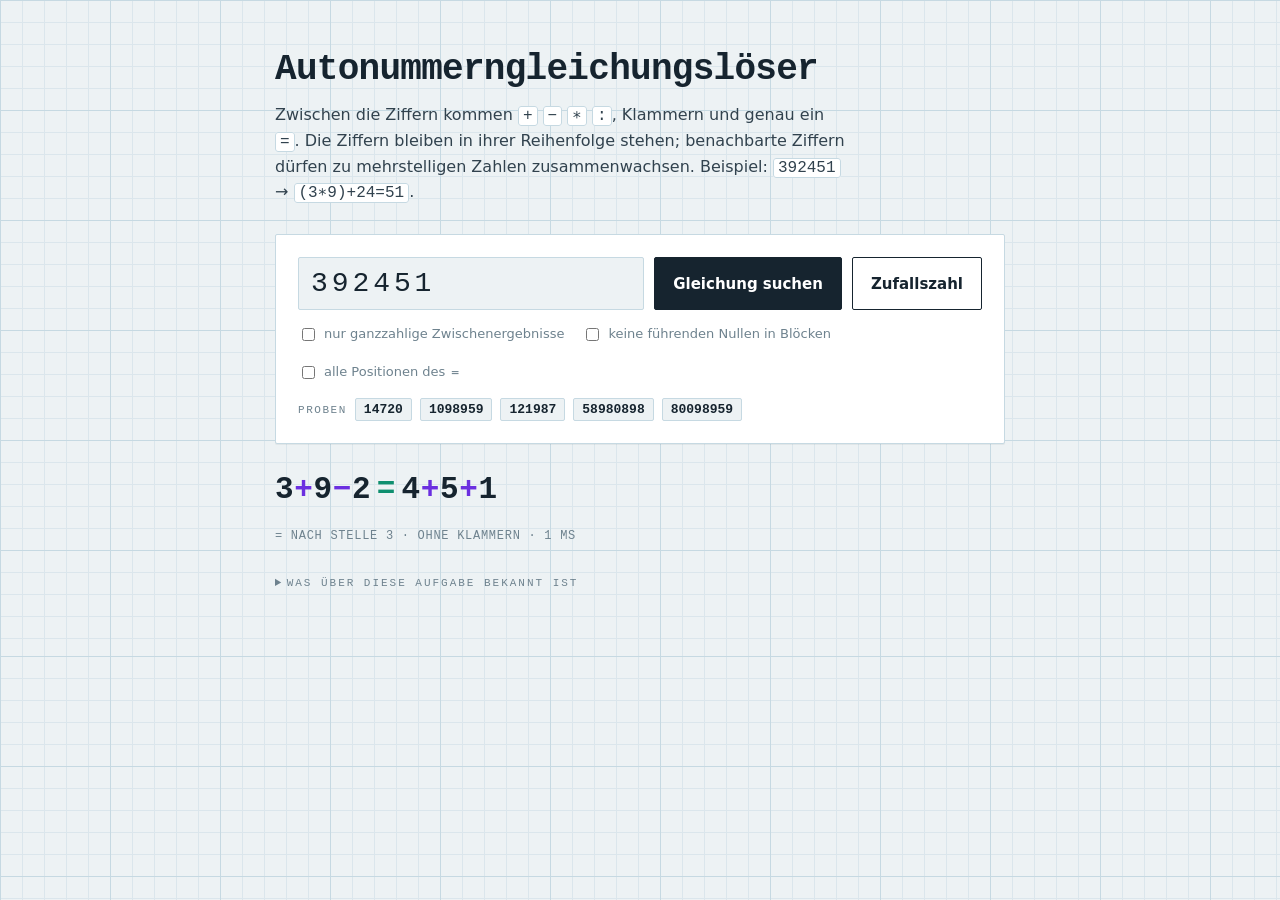
<file: auto.html>
<!DOCTYPE html>
<html lang="de">
<head>
<meta charset="utf-8">
<meta name="viewport" content="width=device-width, initial-scale=1">
<title>Autonummerngleichungslöser</title>
<style>
:root{
  --paper:#edf2f4;
  --grid:#dbe6ec;
  --grid-strong:#c6d9e2;
  --ink:#16242f;
  --muted:#6e828e;
  --op:#6b2fe0;
  --eq:#0e8f6f;
  --none:#b3453e;
  --mono:ui-monospace,"SF Mono",SFMono-Regular,Menlo,Consolas,"Liberation Mono",monospace;
  --sans:system-ui,-apple-system,"Segoe UI",Roboto,sans-serif;
}
*{box-sizing:border-box}
html,body{margin:0;padding:0}
body{
  background:var(--paper);
  background-image:
    repeating-linear-gradient(to right, var(--grid-strong) 0 1px, transparent 1px 110px),
    repeating-linear-gradient(to bottom, var(--grid-strong) 0 1px, transparent 1px 110px),
    repeating-linear-gradient(to right, var(--grid) 0 1px, transparent 1px 22px),
    repeating-linear-gradient(to bottom, var(--grid) 0 1px, transparent 1px 22px);
  color:var(--ink);
  font-family:var(--sans);
  font-size:16px;
  line-height:1.55;
  padding:clamp(18px,4vw,56px) clamp(14px,4vw,32px) 64px;
}
main{max-width:730px;margin:0 auto}
.eyebrow{
  font-family:var(--mono);font-size:11px;letter-spacing:.18em;text-transform:uppercase;
  color:var(--muted);margin:0 0 10px;
}
h1{
  font-family:var(--mono);font-size:clamp(20px,4.7vw,36px);line-height:1.05;
  letter-spacing:-.02em;margin:0 0 14px;font-weight:700;
}
h1 .sym{color:var(--op)}
.rules{margin:0 0 28px;max-width:56ch;color:#31424e}
.rules code{font-family:var(--mono);background:#fff;border:1px solid var(--grid-strong);
  border-radius:3px;padding:0 4px}

/* ---- input ---- */
.panel{background:#fff;border:1px solid var(--grid-strong);border-radius:2px;
  box-shadow:0 1px 0 rgba(22,36,47,.06);padding:clamp(14px,3vw,22px)}
.row{display:flex;gap:10px;flex-wrap:wrap;align-items:stretch}
input[type=text]{
  flex:1 1 220px;min-width:0;font-family:var(--mono);font-size:clamp(20px,4.4vw,28px);
  letter-spacing:.14em;padding:10px 12px;color:var(--ink);
  background:var(--paper);border:1px solid var(--grid-strong);border-radius:2px;
}
input[type=text]:focus-visible,button:focus-visible,summary:focus-visible{
  outline:2px solid var(--op);outline-offset:2px}
button{
  font-family:var(--sans);font-size:15px;font-weight:600;padding:10px 18px;cursor:pointer;
  border:1px solid var(--ink);border-radius:2px;background:var(--ink);color:#fff;
}
button.ghost{background:transparent;color:var(--ink)}
button:hover{filter:brightness(1.15)}
button:disabled{opacity:.45;cursor:progress}
.opts{display:flex;gap:18px;flex-wrap:wrap;margin-top:14px;
  font-size:13px;color:var(--muted)}
.opts label{display:flex;gap:6px;align-items:center;cursor:pointer}
.chips{margin-top:16px;display:flex;gap:8px;flex-wrap:wrap;align-items:baseline}
.chips b{font-family:var(--mono);font-size:11px;letter-spacing:.14em;text-transform:uppercase;
  color:var(--muted);font-weight:400}
.chip{font-family:var(--mono);font-size:13px;background:var(--paper);color:var(--ink);
  border:1px solid var(--grid-strong);border-radius:2px;padding:3px 8px;cursor:pointer}
.chip:hover{border-color:var(--op);color:var(--op)}

/* ---- result ---- */
#result{margin-top:22px}
.eqline{
  font-family:var(--mono);font-weight:600;
  font-size:clamp(19px,4.6vw,31px);letter-spacing:.02em;
  word-break:break-word;margin:0;
}
.eqline .d{color:var(--ink)}
.eqline .ins{color:var(--op)}
.eqline .par{color:#a58cf0}
.eqline .eqs{color:var(--eq);padding:0 .18em}
.anim .ins,.anim .par,.anim .eqs{animation:drop .34s cubic-bezier(.2,.9,.3,1.2) both}
@keyframes drop{from{opacity:0;transform:translateY(-.42em) scale(.7)}to{opacity:1;transform:none}}
@media (prefers-reduced-motion:reduce){.anim .ins,.anim .par,.anim .eqs{animation:none}}
.meta{font-family:var(--mono);font-size:12px;letter-spacing:.06em;color:var(--muted);
  margin:12px 0 0;text-transform:uppercase}
.nores{color:var(--none);font-weight:600}
.nores small{display:block;font-weight:400;color:var(--muted);font-size:13px;
  text-transform:none;letter-spacing:0;margin-top:6px;font-family:var(--sans)}
ol.splits{list-style:none;margin:16px 0 0;padding:0;border-top:1px solid var(--grid-strong)}
ol.splits li{display:flex;gap:14px;align-items:baseline;padding:9px 0;
  border-bottom:1px solid var(--grid-strong);font-family:var(--mono);font-size:14px}
ol.splits .pos{color:var(--muted);font-size:11px;letter-spacing:.1em;flex:0 0 4.4em}
ol.splits .miss{color:var(--none)}

/* ---- facts ---- */
details{margin-top:30px}
summary{font-family:var(--mono);font-size:11px;letter-spacing:.18em;text-transform:uppercase;
  color:var(--muted);cursor:pointer}
table{border-collapse:collapse;margin-top:14px;font-family:var(--mono);font-size:13px}
th,td{text-align:right;padding:4px 16px 4px 0;border-bottom:1px solid var(--grid-strong)}
th{color:var(--muted);font-weight:400;font-size:11px;letter-spacing:.1em;text-transform:uppercase}
td:first-child,th:first-child{text-align:left}
tr.zero td{color:var(--eq);font-weight:600}
details code{font-family:var(--mono)}
details p{font-size:13px;color:var(--muted);max-width:60ch}
</style>
</head>
<body>
<main>
  <h1>Autonummerngleichungslöser</h1>
  <p class="rules">
    Zwischen die Ziffern kommen <code>+</code> <code>−</code> <code>∗</code> <code>:</code>,
    Klammern und genau ein <code>=</code>. Die Ziffern bleiben in ihrer Reihenfolge stehen;
    benachbarte Ziffern dürfen zu mehrstelligen Zahlen zusammenwachsen.
    Beispiel: <code>392451</code> → <code>(3∗9)+24=51</code>.
  </p>

  <div class="panel">
    <div class="row">
      <input id="num" type="text" inputmode="numeric" autocomplete="off" spellcheck="false"
             value="392451" aria-label="Zahl">
      <button id="go">Gleichung suchen</button>
      <button id="rnd" class="ghost">Zufallszahl</button>
    </div>
    <div class="opts">
      <label><input type="checkbox" id="intOnly"> nur ganzzahlige Zwischenergebnisse</label>
      <label><input type="checkbox" id="noLead"> keine führenden Nullen in Blöcken</label>
      <label><input type="checkbox" id="allSplits"> alle Positionen des <code>=</code></label>
    </div>
    <div class="chips">
      <b>Proben</b>
      <button class="chip" data-n="14720">14720</button>
      <button class="chip" data-n="1098959">1098959</button>
      <button class="chip" data-n="121987">121987</button>
      <button class="chip" data-n="58980898">58980898</button>
      <button class="chip" data-n="80098959">80098959</button>
    </div>
  </div>

  <div id="result" aria-live="polite"></div>

  <details>
    <summary>Was über diese Aufgabe bekannt ist</summary>
    <table>
      <tr><th>Stellen</th><th>Zahlen</th><th>ohne Lösung</th><th>Anteil</th></tr>
      <tr><td>1</td><td>9</td><td>9</td><td>100 %</td></tr>
      <tr><td>2</td><td>90</td><td>81</td><td>90 %</td></tr>
      <tr><td>3</td><td>900</td><td>725</td><td>81 %</td></tr>
      <tr><td>4</td><td>9 000</td><td>4 718</td><td>52 %</td></tr>
      <tr><td>5</td><td>90 000</td><td>11 853</td><td>13 %</td></tr>
      <tr><td>6</td><td>900 000</td><td>3 526</td><td>0,39 %</td></tr>
      <tr><td>7</td><td>9 000 000</td><td>167</td><td>0,0019 %</td></tr>
      <tr class="zero"><td>8</td><td>90 000 000</td><td>0</td><td>0 %</td></tr>
    </table>
    <p>Aus einer vollständigen Suche über alle Zahlen dieser Längen. Einstellige Zahlen
    haben gar keine Lücke für das <code>=</code>, zweistellige nur die neun Doppelziffern
    <code>1=1</code> … <code>9=9</code>. Ab drei Stellen kippt es schnell: jede weitere
    Ziffer bringt eine zusätzliche Schnittstelle und exponentiell mehr Ausdrücke, während
    die zu treffenden Werte gleich bleiben. Die kleinste siebenstellige Zahl ohne Lösung
    ist 1 098 959; ab acht Stellen tritt keine Ausnahme mehr auf.</p>
    <p>Diese Seite durchsucht zuerst alle klammerfreien Ausdrücke und danach, falls nötig,
    alle Klammerungen. Zähler und Nenner werden dabei auf 10¹² begrenzt.</p>
  </details>
</main>

<script>
"use strict";
/* ---------------- exakte Bruchrechnung (Zähler/Nenner als ganze Zahlen) ---------- */
const CAP = 1e12, SAFE = 9007199254740991;
let INT_ONLY = false, NO_LEAD = false;

function gcd(a,b){ a=a<0?-a:a; b=b<0?-b:b; while(b){ const t=a%b; a=b; b=t; } return a; }
function mk(n,d){
  if(d===0) return null;
  if(d<0){ n=-n; d=-d; }
  const g = gcd(n,d) || 1;
  n/=g; d/=g;
  if(n>CAP||n<-CAP||d>CAP) return null;
  if(INT_ONLY && d!==1) return null;
  return {n,d};
}
function mul(a,b){                       // exaktes Produkt oder NaN
  if(a===0||b===0) return 0;
  const r=a*b;
  return (r>SAFE||r<-SAFE) ? NaN : r;
}
function apply(a,b,k){                   // k: 0=+ 1=- 2=* 3=:
  let n,d;
  const dd = mul(a.d,b.d);
  if(dd!==dd) return null;
  if(k===2){ n = mul(a.n,b.n); d = dd; }
  else if(k===3){
    if(b.n===0) return null;
    n = mul(a.n,b.d); d = mul(a.d,b.n);
  } else {
    const p = mul(a.n,b.d), q = mul(b.n,a.d);
    if(p!==p||q!==q) return null;
    n = k===0 ? p+q : p-q; d = dd;
  }
  if(n!==n||d!==d||n>SAFE||n<-SAFE) return null;
  return mk(n,d);
}
const key = r => r.n+"/"+r.d;
const OPCH = ["+","−","∗",":"];

/* ---------------- Phase 1: klammerfreie Ausdrücke (Punkt vor Strich) ------------- */
/* Für einen Ziffernblock alle Werte, die ohne Klammern erreichbar sind.
   Rückgabe: Map wertschlüssel -> {r, expr, ops}                                     */
let bfCache = new Map();
function bracketFree(s){
  const hit = bfCache.get(s); if(hit) return hit;
  const out = new Map(), gaps = s.length-1, total = Math.pow(5,gaps);
  const nums=[], ops=[];
  for(let mask=0; mask<total; mask++){
    // Muster dekodieren: 0 = zusammenschreiben, 1..4 = Operator
    nums.length=0; ops.length=0;
    let chunk = s[0], m = mask, ok = true, expr = s[0], nops = 0;
    for(let g=0; g<gaps; g++){
      const c = m%5; m = (m/5)|0;
      if(c===0){ chunk += s[g+1]; expr += s[g+1]; }
      else{
        if(NO_LEAD && chunk.length>1 && chunk[0]==="0"){ ok=false; break; }
        nums.push(chunk); ops.push(c-1);
        chunk = s[g+1]; expr += OPCH[c-1] + s[g+1]; nops++;
      }
    }
    if(!ok) continue;
    if(NO_LEAD && chunk.length>1 && chunk[0]==="0") continue;
    nums.push(chunk);
    const r = evalFlat(nums,ops);
    if(!r) continue;
    const k = key(r), prev = out.get(k);
    if(!prev || nops < prev.ops) out.set(k,{r,expr,ops:nops});
  }
  if(bfCache.size>400) bfCache.clear();
  bfCache.set(s,out);
  return out;
}
function evalFlat(nums,ops){
  const val=[], op=[];
  for(let i=0;i<nums.length;i++){
    const v = Number(nums[i]);
    if(v>CAP) return null;
    const cur = {n:v,d:1};
    if(i>0){
      const o = ops[i-1];
      if(o===2||o===3){                     // Punktrechnung sofort
        const left = val.pop();
        const res = apply(left,cur,o);
        if(!res) return null;
        val.push(res); continue;
      }
      op.push(o);
    }
    val.push(cur);
  }
  let acc = val[0];
  for(let i=0;i<op.length;i++){
    acc = apply(acc,val[i+1],op[i]);
    if(!acc) return null;
  }
  return acc;
}

/* ---------------- Phase 2: alle Klammerungen (DP über Teilstrings) --------------- */
let dpS = "", dpMemo = null, dpCount = 0, ABORT = 900000;
function dpSet(i,j){
  const k = i*100+j, hit = dpMemo.get(k); if(hit) return hit;
  const m = new Map();
  if(!(NO_LEAD && j-i>1 && dpS[i]==="0")){
    const v = Number(dpS.slice(i,j));
    if(v<=CAP) m.set(v+"/1",{n:v,d:1,leaf:true});
  }
  for(let t=i+1;t<j;t++){
    const A = dpSet(i,t), B = dpSet(t,j);
    for(const a of A.values()) for(const b of B.values()){
      for(let o=0;o<4;o++){
        const r = apply(a,b,o);
        if(!r) continue;
        const kk = r.n+"/"+r.d;
        if(m.has(kk)) continue;
        m.set(kk,{n:r.n,d:r.d,op:o,t,ka:a.n+"/"+a.d,kb:b.n+"/"+b.d});
      }
    }
  }
  dpCount += m.size;
  if(dpCount>ABORT) throw new Error("zu gross");
  dpMemo.set(k,m);
  return m;
}
function tree(i,j,k){
  const rec = dpSet(i,j).get(k);
  if(rec.leaf) return {txt:dpS.slice(i,j)};
  return {op:rec.op, a:tree(i,rec.t,rec.ka), b:tree(rec.t,j,rec.kb)};
}
function render(node){                        // minimale Klammerung
  if(node.txt) return {s:node.txt, p:9};
  const p = node.op<2 ? 1 : 2;
  const A = render(node.a), B = render(node.b);
  const l = A.p<p ? "("+A.s+")" : A.s;
  const rParen = B.p<p || (B.p===p && (node.op===1||node.op===3));
  const r = rParen ? "("+B.s+")" : B.s;
  return {s: l+OPCH[node.op]+r, p};
}

/* ---------------- Suche ---------------------------------------------------------- */
function solveSplit(s,p){                     // ein Ergebnis für ein festes "="
  const L = bracketFree(s.slice(0,p)), R = bracketFree(s.slice(p));
  let best = null;
  for(const [k,a] of L){
    const b = R.get(k);
    if(b && (!best || a.ops+b.ops < best.cost))
      best = {left:a.expr, right:b.expr, cost:a.ops+b.ops, free:true};
  }
  if(best) return best;
  const A = dpSet(0,p), B = dpSet(p,s.length);
  const small = A.size<=B.size ? A : B, big = small===A ? B : A;
  let cand = null, seen = 0;
  for(const k of small.keys()){
    if(!big.has(k)) continue;
    const l = render(tree(0,p,k)).s, r = render(tree(p,s.length,k)).s;
    const c = (l.match(/\(/g)||[]).length + (r.match(/\(/g)||[]).length;
    if(!cand || c < cand.cost) cand = {left:l, right:r, cost:c, free:false};
    if(++seen>400) break;
  }
  return cand;
}
function solve(s){
  const n = s.length, t0 = performance.now();
  dpS = s; dpMemo = new Map(); dpCount = 0; bfCache.clear();
  const order = [];
  for(let p=1;p<n;p++) order.push(p);
  order.sort((x,y)=> Math.max(x,n-x)-Math.max(y,n-y) || x-y);
  for(const p of order){
    const r = solveSplit(s,p);
    if(r){ r.p = p; r.ms = performance.now()-t0; return r; }
  }
  return {none:true, ms:performance.now()-t0};
}
function solveAll(s){
  const n = s.length, out = [];
  dpS = s; dpMemo = new Map(); dpCount = 0; bfCache.clear();
  for(let p=1;p<n;p++){
    let r = null;
    try{ r = solveSplit(s,p); }catch(e){ r = null; }
    out.push({p, r});
  }
  return out;
}

/* ---------------- Darstellung ---------------------------------------------------- */
function paint(left,right){                   // Ziffern bleiben, Eingesetztes leuchtet
  const s = left+"="+right;
  let html = "", i = 0;
  for(const ch of s){
    let cls = "ins";
    if(ch>="0"&&ch<="9") cls="d";
    else if(ch==="("||ch===")") cls="par";
    else if(ch==="=") cls="eqs";
    const delay = cls==="d" ? "" : ` style="animation-delay:${(i++*28)}ms"`;
    html += `<span class="${cls}"${delay}>${ch}</span>`;
  }
  return html;
}
const $ = id => document.getElementById(id);
const res = $("result");

function readOpts(){
  INT_ONLY = $("intOnly").checked;
  NO_LEAD  = $("noLead").checked;
}
function run(){
  const raw = $("num").value.replace(/\D/g,"");
  if(raw.length<2){ res.innerHTML = `<p class="meta nores">Mindestens zwei Ziffern eingeben.</p>`; return; }
  if(raw.length>11){ res.innerHTML = `<p class="meta nores">Höchstens elf Ziffern.</p>`; return; }
  $("num").value = raw;
  readOpts();
  const btn = $("go"); btn.disabled = true; btn.textContent = "Rechne …";
  res.innerHTML = `<p class="meta">Suche läuft …</p>`;
  setTimeout(()=>{
    try{ show(raw); }
    catch(e){ res.innerHTML = `<p class="meta nores">Suche abgebrochen — die Zahl ist zu lang für den Browser.</p>`; }
    btn.disabled = false; btn.textContent = "Gleichung suchen";
  },20);
}
function show(s){
  if($("allSplits").checked){
    const all = solveAll(s);
    let html = `<ol class="splits">`;
    for(const {p,r} of all){
      html += `<li><span class="pos">= n. ${p}</span>` +
        (r ? `<span>${paint(r.left,r.right)}</span>`
           : `<span class="miss">keine Lösung an dieser Position</span>`) + `</li>`;
    }
    res.innerHTML = html + `</ol>`;
    return;
  }
  const r = solve(s);
  if(r.none){
    res.innerHTML =
      `<p class="eqline nores">keine Lösung</p>
       <p class="meta nores">Alle ${s.length-1} Positionen des = geprüft
       <small>Vollständig durchsucht: jede Klammerung, jede Zerlegung in mehrstellige Blöcke.
       Diese Zahl gehört zu den seltenen Ausnahmen.</small></p>`;
    return;
  }
  res.innerHTML =
    `<p class="eqline anim">${paint(r.left,r.right)}</p>
     <p class="meta">= nach Stelle ${r.p} · ${r.free?"ohne Klammern":"mit Klammern"} · ${r.ms.toFixed(0)} ms</p>`;
}

$("go").addEventListener("click",run);
$("num").addEventListener("keydown",e=>{ if(e.key==="Enter") run(); });
$("rnd").addEventListener("click",()=>{
  const len = Math.max(4, Math.min(9, ($("num").value.replace(/\D/g,"").length||7)));
  let s = String(1+Math.floor(Math.random()*9));
  for(let i=1;i<len;i++) s += Math.floor(Math.random()*10);
  $("num").value = s; run();
});
document.querySelectorAll(".chip").forEach(c=>
  c.addEventListener("click",()=>{ $("num").value = c.dataset.n; run(); }));
["intOnly","noLead","allSplits"].forEach(id=>$(id).addEventListener("change",run));
run();
</script>
</body>
</html>
</file>
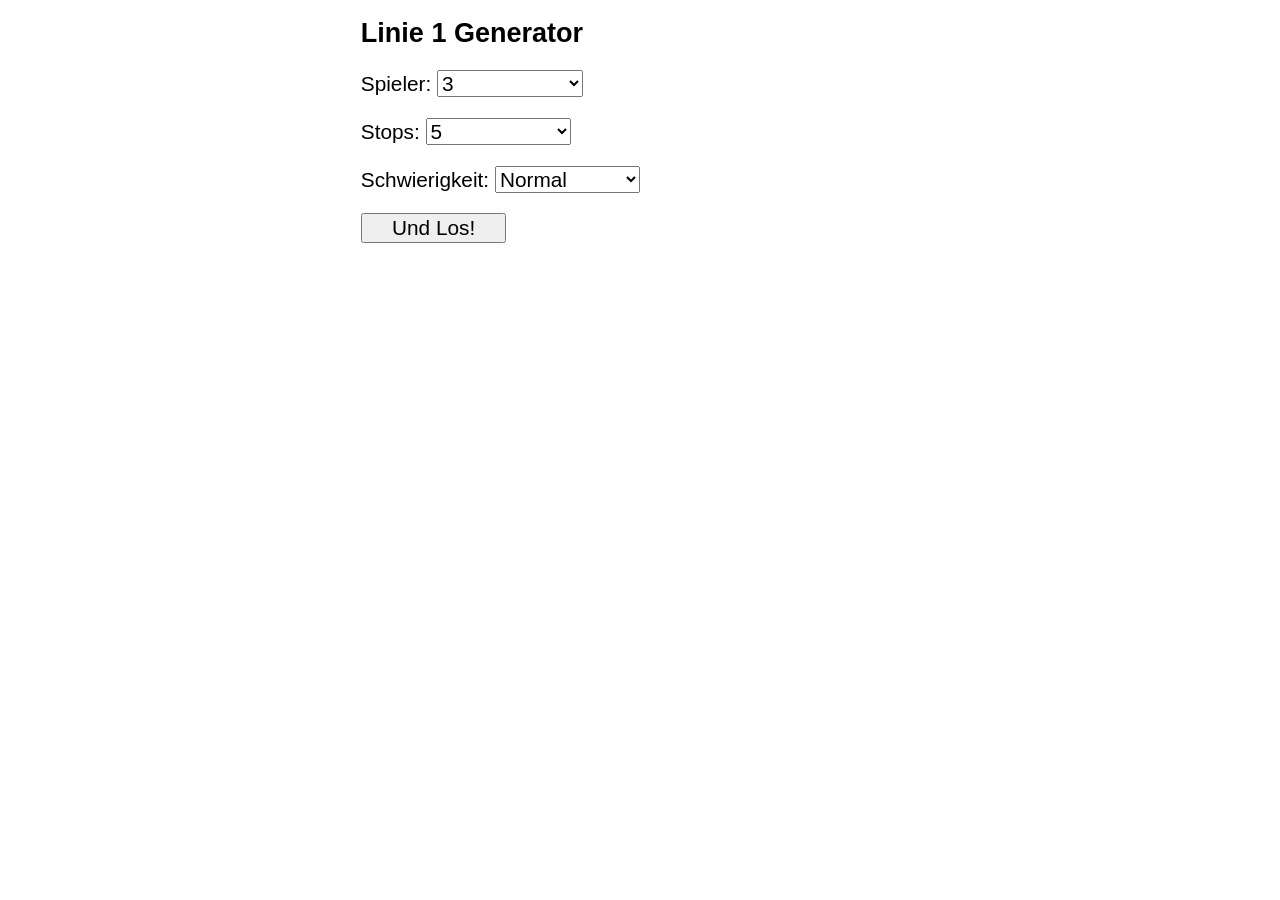
<file: linie1.html>
<!doctype html>
<html>
<head>
<meta charset="utf-8">
<meta name="viewport" content="width=device-width, initial-scale=1.0, user-scalable=no">
<title>Linie 1 Routengenerator</title>
<style type="text/css">
html {
	font-family: sans-serif;
	text-size-adjust: none;
}
body {
	max-width: 600px;
	margin: 0 auto;
}
#init {
	margin: 0 1em;
	font-size: 130%;
}
#init h1 {
	font-size: 130%;
}
#init select, #init button {
	font-size: 100%;
	width: 7em;
}
#display-select {
	margin: 0 1em;
	display: none;
}
#display-select .reset {
	margin-top: 4em;
}
#display-select button {
	font-size: 120%;
	width: 10em;
	margin: 1.5em auto;
	display: block;
}
#display-next {
	margin: 0 1em;
	display: none;
	font-size: 130%;
	text-align: center;
}
#display-next button {
	font-size: 100%;
	width: 10em;
	margin: 0 auto;
	display: block;
}
#display {
	display: none;
}
#display .meta {
	margin: 0 3em;
}
#display #linie {
	font-size: 250%;
	font-weight: bold;
	margin: 10px 0;
}
#display #stops {
	margin: 10px 0;
	font-size: 150%;
	font-weight: bold;
}
#display .board #canvas {
	width: 100%;
}
#display button {
	font-size: 120%;
	width: 10em;
	margin: 1em auto;
	display: block;
}
</style>
<script type="text/javascript">
"use strict";
const WIDTH = 12;
const HEIGHT = 12;
const STATIONLETTERS = "ABCDEFGHIKLM";
const STATION = [{x:8, y:1}, {x:11, y:4}, {x:12, y:8}, {x:9, y:11}, {x:5, y:12}, 
                 {x:2, y:9}, {x:1, y:5},  {x:4, y:2},  {x:6, y:4},  {x:9, y:6},
                 {x:7, y:9}, {x:4, y:7}]
const PLAYERCOLORS = ["#ff0000", "#ccbb00", "#007700", "#000099", "#660066", "#000000"]
const ENDSTATION = [[{x: 2.5, y: 0}, {x: 6.5, y: 13}], [{x: 6.5, y: 0}, {x: 10.5,y: 13 }],
                    [{x: 10.5,y: 0}, {x: 2.5, y: 13}], [{x: 0, y: 6.5}, {x: 13, y: 2.5 }],
                    [{x: 0,y: 10.5}, {x: 13, y: 6.5}], [{x: 0, y: 2.5}, {x: 13, y: 10.5}]]

function shuffle(a) {
	var j, x, i;
	for (i = a.length - 1; i > 0; i--) {
		j = Math.floor(Math.random() * (i + 1));
		x = a[i];
		a[i] = a[j];
		a[j] = x;
	}
	return a;
}

function generateGame(linie, numStops, targetRating) {
	const MAXITER = 1000;
	let game = {linie: -1, stops: [], rating: Infinity}

	for(let iter=0; iter<MAXITER; iter++) {
		let stops = shuffle([...STATION.keys()]).slice(0,numStops);
		let rating = 0;

		function* permute(way) {
			let length = way.length,
				c = Array(length).fill(0),
				i = 1, k, p;

			yield way.slice();
			while (i < length) {
				if (c[i] < i) {
					k = i % 2 && c[i];
					p = way[i];
					way[i] = way[k];
					way[k] = p;
					++c[i];
					i = 1;
					yield way.slice();
				} else {
					c[i] = 0;
					++i;
				}
			}
		}

		function dist(p1, p2) {
			return Math.sqrt((p1.x-p2.x)*(p1.x-p2.x) + (p1.y-p2.y)*(p1.y-p2.y));
		}

		let best = null, bestlen = Infinity;
		for (let order of permute(stops)) {
			let len = dist(ENDSTATION[linie-1][0], STATION[order[0]]);
			for (let i=0; i<order.length-1; i++)
				len += dist(STATION[order[i]], STATION[order[i+1]]);
			len += dist(STATION[order[order.length-1]], ENDSTATION[linie-1][1]);
			if (len < bestlen) {
				bestlen = len;
				best = order;
			}
		}
		rating = bestlen;
	
		if (Math.abs(rating-targetRating) < Math.abs(game.rating-targetRating)) {
			game.rating = rating;
			game.stops = best;
			game.linie = linie;
		}
		if (Math.abs(game.rating-targetRating) < 0.5) {
			break;
		}
	}
	return game;
}

</script>
</head>
<body>
<div id="init">
<h1>Linie 1 Generator</h1>
<p>
<label for="playercount">Spieler:</label>
<select id="playercount">
<option>2</option>
<option selected>3</option>
<option>4</option>
<option>5</option>
<option>6</option>
</select>
</p>
<p>
<label for="stopcount">Stops:</label>
<select id="stopcount">
<option>2</option>
<option>3</option>
<option>4</option>
<option selected>5</option>
<option>6</option>
</select>
</p>
<p>
<label for="targetrating">Schwierigkeit:</label>
<select id="targetrating">
<option value="20">Sehr Leicht</option>
<option value="22">Leicht</option>
<option value="25" selected>Normal</option>
<option value="28">Eher Schwer</option>
<option value="32">Schwer</option>
<option value="35">Sehr Schwer</option>
</select>
</p>
<p>
<button id="generate">Und Los!</button>
</p>
</div>
<div id="display-select">
<h1>Linie 1</h1>
<h2>Haltestellen anzeigen:</h2>
<div id="playerselect">
</div>
<h2 class="reset">Neues Spiel</h2>
<button id="newgame">Alles zurück!</button>
</div>
<div id="display-next">
<p>Das Gerät an <strong>Spieler <span id="nextplayer">1</span></strong> weitergeben ...</p>
<button id="shownext">Ich hab's!</button>
</div>
<div id="display">
<div class="meta">
<p id="linie">Linie X</p>
<p id="stops">...</p>
<p id="rating">...</p>
</div>
<div class="board"><canvas id="canvas" width="600" height="600"></canvas></div>
<button id="displayfinish">OK, gesehen!</button>
</div>
<script type="text/javascript">
"use strict";

function station(x,y) {
	for (let l=0; l<STATION.length; l++) {
		if (STATION[l].x == x && STATION[l].y == y) {
			return STATIONLETTERS.charAt(l);
		}
	}
	return null;
}

function displayRoute(game, onfinish) {
	const c = document.getElementById("canvas");
	const CW = c.width, CH = c.height;

	let linie = game.linie;
	let stops = game.stops;
	let rating = game.rating;
	
	let ctx = c.getContext("2d");
	let CELL = CW / (WIDTH+2);
	ctx.beginPath();
	ctx.rect(0, 0, CW, CH);
	ctx.fillStyle = "white";
	ctx.strokeStyle = "transparent";
	ctx.fill();

	for(let x=1; x<=WIDTH; x++) {
		for(let y=1; y<=HEIGHT; y++) {
			let letter = station(x,y);
			if (letter == null) {
				ctx.beginPath();
				ctx.rect(x*CELL, y*CELL, CELL-1, CELL-1);
				ctx.fillStyle = "#ccc";
				ctx.fill();
			} else {
				ctx.beginPath();
				ctx.rect(x*CELL, y*CELL, CELL-1, CELL-1);
				ctx.fillStyle = "#eedd00";
				ctx.fill();
				ctx.fillStyle = "#008800";
				ctx.font = "30px Arial";
				ctx.textAlign = "center";
				ctx.textBaseline = "middle";
				ctx.fillText(letter, (x+0.5)*CELL, (y+0.5)*CELL);
			}
		}
	}

	for(let p=0; p<ENDSTATION.length; p++) {
		for(let s of ENDSTATION[p]) {
			ctx.beginPath();
			if (s.x == 0)
				ctx.arc(CELL, (s.y+0.5)*CELL, CELL/2, Math.PI*0.5, Math.PI*1.5);
			if (s.x == WIDTH+1)
				ctx.arc(s.x*CELL,(s.y+0.5)*CELL, CELL/2, Math.PI*1.5, Math.PI*0.5);
			if (s.y == 0)
				ctx.arc((s.x+0.5)*CELL, CELL, CELL/2, Math.PI, 2*Math.PI);
			if (s.y == HEIGHT+1)
				ctx.arc((s.x+0.5)*CELL, s.y*CELL, CELL/2, 0, Math.PI);
			ctx.strokeStyle = "black";
			ctx.lineWidth = 2;
			ctx.stroke();
			ctx.font = "35px Arial";
			ctx.textAlign = "center";
			ctx.textBaseline = "middle";
			ctx.fillStyle = PLAYERCOLORS[p];
			if (s.x == 0 || s.x == WIDTH+1)
				ctx.fillText(p+1, (s.x+0.5)*CELL, (s.y-0.3)*CELL);
			if (s.y == 0 || s.y == HEIGHT+1)
				ctx.fillText(p+1, (s.x-0.3)*CELL, (s.y+0.5)*CELL);
		}
	}

	ctx.beginPath();
	let st = ENDSTATION[linie-1][0];
	ctx.moveTo((st.x+0.5)*CELL, (st.y+0.5)*CELL);
	for (let s of stops) {
		st = STATION[s];
		ctx.lineTo((st.x+0.5)*CELL, (st.y+0.5)*CELL);
	}
	st = ENDSTATION[linie-1][1];
	ctx.lineTo((st.x+0.5)*CELL, (st.y+0.5)*CELL);
	ctx.strokeStyle = "black";
	ctx.lineWidth = 4;
	ctx.setLineDash([5, 5]);
	ctx.stroke();
	for (let s of stops) {
		st = STATION[s];
		ctx.beginPath();
		ctx.rect(st.x*CELL, st.y*CELL, CELL-1, CELL-1);
		ctx.strokeStyle = "black";
		ctx.lineWidth = 3;
		ctx.setLineDash([]);
		ctx.stroke();
	}

	document.getElementById("linie").innerText = "Linie "+linie;
	document.getElementById("linie").style.color = PLAYERCOLORS[linie-1];
	document.getElementById("stops").innerText = stops.map(s => STATIONLETTERS.charAt(s)).join(' - ');
	document.getElementById("rating").innerText = "Rating: " + rating.toFixed(1);
	document.getElementById("init").style.display = "none";
	document.getElementById("display-select").style.display = "none";
	document.getElementById("display-next").style.display = "none";
	document.getElementById("display").style.display = "block";
	document.getElementById("displayfinish").onclick = _ => onfinish();
}

function displaySelectScreen() {
	let playerselect = document.getElementById("playerselect");
	playerselect.innerHTML = "";
	for(let p=0; p<games.length; p++) {
		let button = document.createElement("button");
		button.innerText = "Spieler "+(p+1);
		button.onclick = _ => displayPlayerConfirmScreen(p, () => displaySelectScreen());
		playerselect.appendChild(button);
	}
	document.getElementById("init").style.display = "none";
	document.getElementById("display-select").style.display = "block";
	document.getElementById("display-next").style.display = "none";
	document.getElementById("display").style.display = "none";
	document.getElementById("newgame").onclick = _ => reset();
}

function displayPlayerConfirmScreen(player, onfinish) {
	document.getElementById("nextplayer").innerText = player+1;
	document.getElementById("init").style.display = "none";
	document.getElementById("display-select").style.display = "none";
	document.getElementById("display-next").style.display = "block";
	document.getElementById("display").style.display = "none";
	document.getElementById("shownext").onclick = _ => displayRoute(games[player], onfinish);
}

function displayNextScreen(nextplayer) {
	if (nextplayer >= games.length) {
		displaySelectScreen();
		return;
	}
	displayPlayerConfirmScreen(nextplayer, () => displayNextScreen(nextplayer+1));
}

let games = [];

function reset() {
	if(!confirm("Wirklich resetten?")) {
		return;
	}
	document.getElementById("init").style.display = "block";
	document.getElementById("display-select").style.display = "none";
	document.getElementById("display-next").style.display = "none";
	document.getElementById("display").style.display = "none";
	games = [];
}

function start() {
	games = [];
	let numStops = parseInt(document.getElementById("stopcount").value);
	let numPlayers = parseInt(document.getElementById("playercount").value);
	let targetRating = parseInt(document.getElementById("targetrating").value) + (Math.random()-0.5)*3;
	let linien = shuffle([1,2,3,4,5,6]).slice(0, numPlayers);
	for (let linie of linien) {
		let game = generateGame(linie, numStops, targetRating);
		games.push(game);
	}
	displayNextScreen(0);
	//displayRoute(games[0]);
}
document.getElementById("generate").onclick = start;

</script>
</body>
</html>
</file>
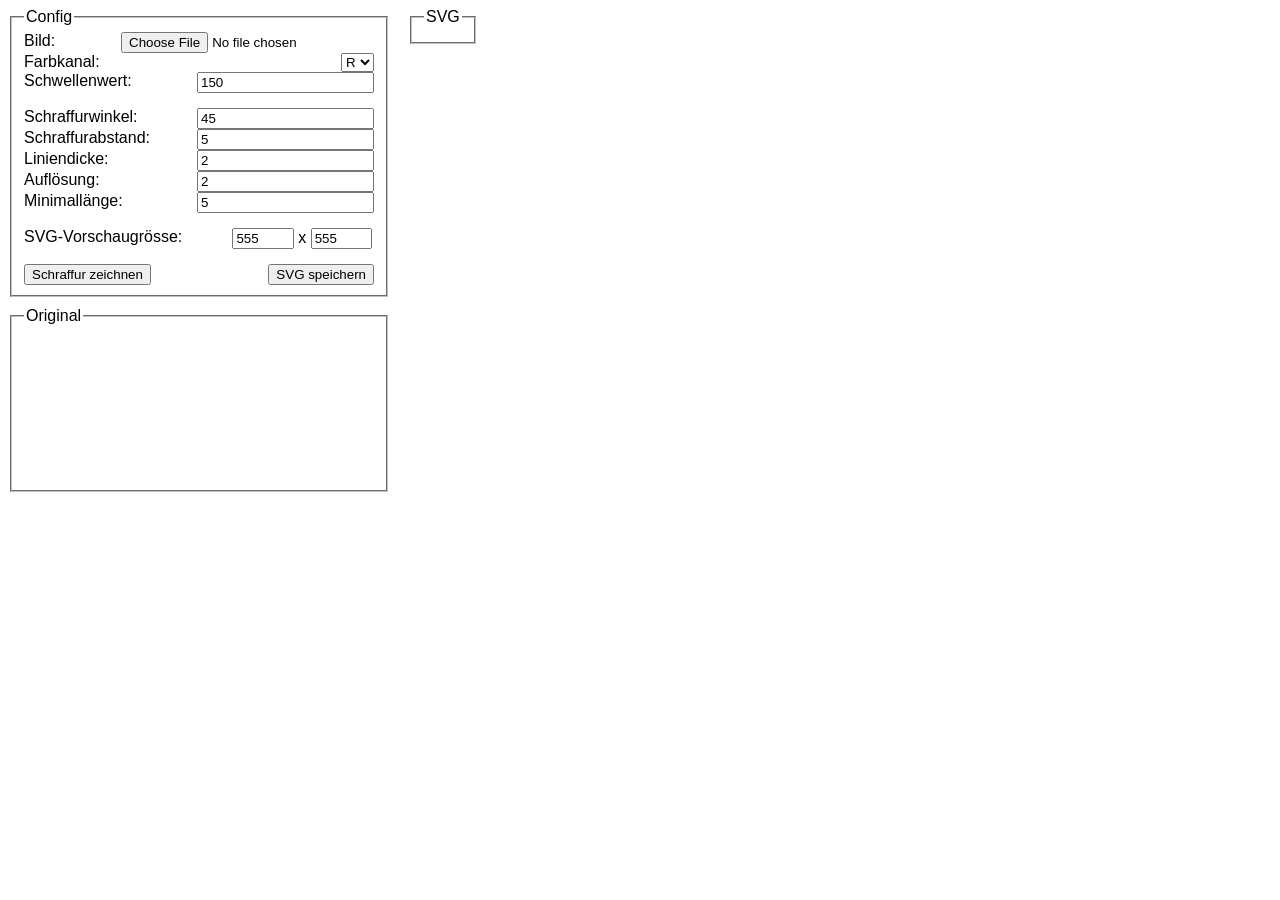
<file: egg/egg.html>
<!doctype html>
<html><head><title>Flächeneiermalereischraffierungskonverter</title>
<style>
body {
	font-family: sans-serif;
}
#pixel {
	max-width: 330px;
	max-height: 400px;
	display: block;
	float: left;
}
#svgcontainer {
	float: left;
}
#svgcontainer svg {
	max-width: 350px;
	max-height: 400px;
	display: block;
}
#left {
	width: 400px;
}
#config, #pxfieldset {
	width: 350px;
	margin-bottom: 10px;
}
#left, #svgfieldset {
	float: left;
}
#config label, #config #svgsize {
	display: block;
	vertical-align: middle;
	clear: both;
}
#config label input, #config label select {
	float: right;
	display: block;
}
#process {
	float: left;
}
#download {
	float: right;
}
#svgsize span {
	float: right;
	display: block;
	margin-right: 2px;
}
#svgsize input {
	width: 4em;
}
</style>
<script src="svg.js"></script>
<script src="FileSaver.js"></script>
<meta charset="utf-8" />
</head>
<body>
<div id="left">
<fieldset id="config"><legend>Config</legend>
<label>Bild: <input type="file" id="input" /></label>
<label>Farbkanal: <select id="in_colorchannel"><option value="0" selected>R</option><option value="1">G</option><option value="2">B</option></select></label>
<label>Schwellenwert: <input id="in_threshold" type="number" value="150" /></label>

<br />

<label>Schraffurwinkel: <input id="in_angle" type="number" value="45" /></label>
<label>Schraffurabstand: <input id="in_dist" type="number" value="5" /></label>
<label>Liniendicke: <input id="in_width" type="number" value="2" /></label>
<label>Auflösung: <input id="in_res" type="number" value="2" /></label>
<label>Minimallänge: <input id="in_minlen" type="number" value="5" /></label>
<br />
<div id="svgsize">SVG-Vorschaugrösse: <span><input type="number" value="555" id="svgwidth" /> x <input type="number" value="555" size="5" id="svgheight" /></span></div>
<br />
<button id="process">Schraffur zeichnen</button>
<button id="download">SVG speichern</button>
</fieldset>
<fieldset id="pxfieldset">
<legend>Original</legend>
<canvas id="pixel"></canvas>
</fieldset>
</div>
<fieldset id="svgfieldset">
<legend>SVG</legend>
<div id="svgcontainer"></div>
</fieldset>
<script>
var imgBuf = new Image();
var canvas = document.getElementById('pixel');
var canvasCtx = canvas.getContext('2d');

var updateImage = function(callback) {
	var inf = document.getElementById('input');
	if(!inf.files || !inf.files[0]) return;
	var r = new FileReader();
	r.onload = function(ev) {
		imgBuf.src = ev.target.result;
		canvas.width = imgBuf.width;
		canvas.height = imgBuf.height;
		canvasCtx.drawImage(imgBuf,0,0);
		if(typeof callback == 'function') callback();
	}
	r.readAsDataURL(inf.files[0]);
}
document.getElementById('input').onchange = updateImage;
var svg = null;

document.getElementById('process').onclick = function() {
	updateImage(makeSVG);
}
var makeSVG = function() {
	var imgData = canvasCtx.getImageData(0,0,canvas.width,canvas.height);

	var px_threshold = parseInt(document.getElementById('in_threshold').value);
	var len_threshold = parseInt(document.getElementById('in_minlen').value);
	var angle = parseFloat(document.getElementById('in_angle').value*(Math.PI/180));
	var spacing = parseFloat(document.getElementById('in_dist').value);
	var resolution = parseFloat(document.getElementById('in_res').value);
	var linewidth = parseFloat(document.getElementById('in_width').value); 
	var color = parseInt(document.getElementById('in_colorchannel').value);
	if(spacing < 1) {
		alert('Ungültiger Schraffurabstand');
		return;
	}


	var svgcontainer = document.getElementById('svgcontainer');
	while (svgcontainer.hasChildNodes()) svgcontainer.removeChild(svgcontainer.lastChild);
	svg = SVG(svgcontainer);

	var max_scan = canvas.width+canvas.height;
	var cos_a = Math.cos(angle);
	var sin_a = Math.sin(angle);
	for(var tt=-max_scan;tt<max_scan;tt+=spacing) {
		var sx=-1,sy=-1; // scart of current line
		var cx=-1,cy=-1; // last in-image x/y
		for(var ss=-max_scan;ss<max_scan;ss+=resolution) {
			var x = Math.round(tt*cos_a-ss*sin_a);
			var y = Math.round(tt*sin_a+ss*cos_a);
			if(x<0 || y<0 || x>canvas.width || y>canvas.height) continue; 
			var px = imgData.data[color+4*(x+imgData.width*y)];
			cx = x; cy = y;
			if(sx==-1 && px < px_threshold) {
				var th = true;
				for(var t_ss=0;t_ss<len_threshold;t_ss++) {
					var t_x = Math.round(tt*cos_a-(ss+t_ss)*sin_a);
					var t_y = Math.round(tt*sin_a+(ss+t_ss)*cos_a);
					var t_px = imgData.data[color+4*(t_x+imgData.width*t_y)];
					th &= (t_px<px_threshold);
				}
				if(th) {
					sx = cx;
					sy = cy;
				}
			}
			if(sx!=-1 && px > px_threshold) {
				var th = true;
				for(var t_ss=0;t_ss<len_threshold;t_ss++) {
					var t_x = Math.round(tt*cos_a-(ss+t_ss)*sin_a);
					var t_y = Math.round(tt*sin_a+(ss+t_ss)*cos_a);
					var t_px = imgData.data[color+4*(t_x+imgData.width*t_y)];
					th &= (t_px>px_threshold);
				}
				if(th) {
					svg.line(sx, sy, cx, cy).stroke({ width: linewidth });
					sx = sy = -1;
				}
			}
		}
		if(sx != -1) {
			svg.line(sx, sy, cx, cy).stroke({ width: linewidth });
		}
	}
	svg.viewbox(0,0,canvas.width,canvas.height);
	svg.width(canvas.width);
	svg.height(canvas.height);
	var svgWidth = parseInt(document.getElementById('svgwidth').value)+'px';
	var svgHeight = parseInt(document.getElementById('svgheight').value)+'px';
	svg.node.style.maxWidth = svgWidth;
	svg.node.style.maxHeight = svgHeight;
	svg.node.style.minWidth = svgWidth;
	svg.node.style.minHeight = svgHeight;
	
	/* save settings */
	localStorage['in_threshold'] = document.getElementById('in_threshold').value;
	localStorage['in_minlen'] = document.getElementById('in_minlen').value;
	localStorage['in_angle'] = document.getElementById('in_angle').value;
	localStorage['in_dist'] = document.getElementById('in_dist').value;
	localStorage['in_res'] = document.getElementById('in_res').value;
	localStorage['in_width'] = document.getElementById('in_width').value;
	localStorage['in_colorchannel'] = document.getElementById('in_colorchannel').value;
	localStorage['svgwidth'] = document.getElementById('svgwidth').value;
	localStorage['svgheight'] = document.getElementById('svgheight').value;

}
document.getElementById('download').onclick = function() {
	if(!svg) document.getElementById('process').click();
	if(!svg) return;
	var blob = new Blob([svg.node.outerHTML],{type:'text/svg+xml'});
	saveAs(blob,'schraffur.svg');
}


/* load settings */
document.getElementById('in_threshold').value = localStorage['in_threshold'] || 150;
document.getElementById('in_minlen').value = localStorage['in_minlen'] || 5;
document.getElementById('in_angle').value = localStorage['in_angle'] || 45;
document.getElementById('in_dist').value = localStorage['in_dist'] || 5;
document.getElementById('in_res').value = localStorage['in_res'] || 2;
document.getElementById('in_width').value = localStorage['in_width'] || 2;
document.getElementById('in_colorchannel').value = localStorage['in_colorchannel'] || 0;
document.getElementById('svgwidth').value = localStorage['svgwidth'] || 555;
document.getElementById('svgheight').value = localStorage['svgheight'] || 555;

</script>
</body></html>
</file>
<file: persuch/style.css>
:root {
  --bg: #11131a;
  --karte: #1a1e29;
  --karte2: #232838;
  --rand: #2f3547;
  --text: #dfe3ee;
  --gedaempft: #8b93a8;
  --akzent: #6fc3a0;
  --akzent2: #e0b25c;
  --warn: #e07b6a;
  --radius: 10px;
}

@media (prefers-color-scheme: light) {
  :root {
    --bg: #f2f1ec;
    --karte: #ffffff;
    --karte2: #f7f6f2;
    --rand: #dcdad2;
    --text: #23262e;
    --gedaempft: #6d7280;
    --akzent: #2c7a5b;
    --akzent2: #9a6c12;
    --warn: #b6462f;
  }
}

* { box-sizing: border-box; }

body {
  margin: 0;
  background: var(--bg);
  color: var(--text);
  font: 16px/1.55 system-ui, -apple-system, "Segoe UI", Roboto, sans-serif;
}

header {
  padding: 1.4rem 1.2rem 0;
  max-width: 70rem;
  margin: 0 auto;
}
h1 {
  margin: 0;
  font-size: 1.7rem;
  letter-spacing: .04em;
}
h2 { font-size: 1.05rem; margin: 0 0 .6rem; }

code {
  font-family: ui-monospace, "SFMono-Regular", Menlo, Consolas, monospace;
  font-size: .88em;
  background: var(--karte2);
  padding: .05em .35em;
  border-radius: 4px;
}

nav#tabs { display: flex; gap: .4rem; border-bottom: 1px solid var(--rand); }
nav#tabs button, .unterreiter button {
  background: none;
  border: none;
  border-bottom: 2px solid transparent;
  color: var(--gedaempft);
  padding: .5rem .8rem;
  font: inherit;
  font-size: .95rem;
  cursor: pointer;
}
nav#tabs button.aktiv, .unterreiter button.aktiv {
  color: var(--text);
  border-bottom-color: var(--akzent);
}

main { max-width: 70rem; margin: 0 auto; padding: 1.2rem; }
.tab { display: none; }
.tab.aktiv { display: block; }

.karte {
  background: var(--karte);
  border: 1px solid var(--rand);
  border-radius: var(--radius);
  padding: 1rem 1.1rem;
  margin-bottom: 1rem;
}

button {
  font: inherit;
  cursor: pointer;
  background: var(--karte2);
  color: var(--text);
  border: 1px solid var(--rand);
  border-radius: 7px;
  padding: .45rem .9rem;
}
button:hover { border-color: var(--akzent); }
button.gross { padding: .6rem 1.4rem; font-size: 1.05rem; }
button.warnung { color: var(--warn); }
button.link {
  background: none; border: none; color: var(--gedaempft);
  text-decoration: underline; padding: 0; font-size: .85rem;
}
button.link:hover { color: var(--text); }

input[type=text], input[type=search], input[type=number], select {
  font: inherit;
  background: var(--karte2);
  color: var(--text);
  border: 1px solid var(--rand);
  border-radius: 7px;
  padding: .42rem .6rem;
  max-width: 100%;
}
input[type=search] { width: 100%; margin-bottom: .6rem; }

.klein { font-size: .85rem; color: var(--gedaempft); }

/* --- Spiel --- */
.statuszeile {
  display: flex; justify-content: space-between; align-items: baseline;
  margin-bottom: .6rem; font-size: .85rem; color: var(--gedaempft);
}

.protokoll { margin-bottom: 1rem; }
.protokoll p {
  margin: .2rem 0;
  padding-left: .8rem;
  border-left: 2px solid var(--rand);
}
.protokoll p.wahl { color: var(--gedaempft); font-style: italic; border-left-color: transparent; }
.protokoll p.spur { color: var(--akzent2); border-left-color: var(--akzent2); }
.protokoll strong { font-weight: 600; }
.protokoll p.erfolg { color: var(--akzent); border-left-color: var(--akzent); font-weight: 600; }
.protokoll p.warn { color: var(--warn); border-left-color: var(--warn); }
.protokoll p.frage { font-weight: 600; border-left-color: var(--akzent); }

/* Neun Eigenschaften wollen als 3x3 stehen. Mit auto-fit haengt die
   Spaltenzahl an der Breite: bei 70rem passte eine vierte Spalte hinein,
   und jedes Mass, das die verhindert, kostet die dritte schon bei knapp
   50rem. Darum feste Spaltenzahlen mit Umbruch nach Fensterbreite. */
.optionen { display: grid; grid-template-columns: 1fr; gap: .5rem; }
@media (min-width: 35rem) { .optionen { grid-template-columns: repeat(2, 1fr); } }
@media (min-width: 52rem) { .optionen { grid-template-columns: repeat(3, 1fr); } }
.optionen button {
  text-align: left;
  padding: .6rem .8rem;
  background: var(--karte2);
  line-height: 1.35;
}
.optionen button .nr {
  display: inline-block; width: 1.4rem;
  color: var(--gedaempft); font-variant-numeric: tabular-nums;
}

.dialog p:first-child { margin-top: 0; }
.knopfreihe { display: flex; flex-wrap: wrap; gap: .5rem; margin-top: .7rem; }
.kandidaten { display: flex; flex-direction: column; gap: .35rem; margin-top: .6rem; }
.kandidaten button { text-align: left; }

/* --- Datenbank --- */
.unterreiter { display: flex; gap: .3rem; margin: -.3rem 0 .9rem; border-bottom: 1px solid var(--rand); }

/* Nur waagrecht scrollend – in der Hoehe waechst die Tabelle mit der Seite. */
.tabelle-huelle {
  overflow-x: auto;
  border: 1px solid var(--rand);
  border-radius: 7px;
}
table.tabelle {
  width: 100%;
  border-collapse: collapse;
  font-size: .88rem;
}
.tabelle th, .tabelle td {
  padding: .35rem .6rem;
  text-align: left;
  vertical-align: baseline;
  border-bottom: 1px solid var(--rand);
}
.tabelle thead th {
  font-size: .78rem;
  font-weight: 600;
  letter-spacing: .03em;
  text-transform: uppercase;
  color: var(--gedaempft);
  background: var(--karte2);
  white-space: nowrap;
}
.tabelle tbody tr:last-child td { border-bottom: none; }
.tabelle tbody tr.klickbar { cursor: pointer; }
.tabelle tbody tr.klickbar:hover { background: var(--karte2); }
.tabelle .idx {
  color: var(--gedaempft);
  font-variant-numeric: tabular-nums;
  width: 3.5rem;
}
.tabelle .plus { color: var(--akzent); }
.tabelle .minus { color: var(--warn); }
.tabelle .wertspalte { width: 6rem; }
.tabelle .wertspalte input {
  width: 100%;
  text-align: right;
  font-variant-numeric: tabular-nums;
  padding: .2rem .4rem;
}

/* Zellinhalt, der anklickbar und mit der Tastatur erreichbar ist. */
.zellknopf {
  background: none; border: none; border-radius: 0;
  padding: 0; font: inherit; color: inherit;
  text-align: left; cursor: pointer;
}
.zellknopf:hover { color: var(--akzent); text-decoration: underline; }
.zellknopf:focus-visible { outline: 2px solid var(--akzent); outline-offset: 2px; }

/* --- Detailansicht mit Bearbeitung --- */
.detail-nav { margin-bottom: .7rem; }
.detail-kopf { display: flex; flex-wrap: wrap; gap: .5rem; align-items: center; margin-bottom: .8rem; }
.detail-kopf .namensfeld { flex: 1 1 16rem; font-size: 1.05rem; }

.neu-reihe { display: flex; gap: .5rem; margin-bottom: .6rem; }
.neu-reihe input { flex: 1 1 auto; }

.verweis { cursor: pointer; }
.verweis:hover { color: var(--akzent); text-decoration: underline; }

.rangliste { margin: 0; padding: 0; list-style: none; }
.rangliste li {
  display: grid; grid-template-columns: 2.2rem 1fr 3.5rem;
  padding: .2rem 0; border-bottom: 1px solid var(--rand); font-size: .9rem;
}
.rangliste li:last-child { border-bottom: none; }
.rangliste .wert { text-align: right; font-variant-numeric: tabular-nums; color: var(--akzent); }
.rangliste li.letzter .wert { color: var(--warn); }


.meldung {
  margin: .7rem 0 0; padding: .5rem .7rem; border-radius: 7px;
  background: var(--karte2); border-left: 3px solid var(--akzent); font-size: .9rem;
}
.meldung.fehler { border-left-color: var(--warn); color: var(--warn); }
</file>
<file: roborally/css/style.css>
:root {
  --bg:      #14161a;
  --panel:   #1c1f26;
  --panel-2: #232733;
  --line:    #333846;
  --text:    #dfe3ec;
  --dim:     #8d95a8;
  --accent:  #f0a500;
  --accent-d:#7a5500;
}

* { box-sizing: border-box; }

html, body {
  height: 100%;
  margin: 0;
  background: var(--bg);
  color: var(--text);
  font: 13px/1.4 system-ui, "Segoe UI", Roboto, sans-serif;
}

body { display: flex; flex-direction: column; }

/* ---------- toolbar ------------------------------------------------- */

.toolbar {
  display: flex;
  flex-wrap: wrap;
  align-items: center;
  gap: 6px 14px;
  padding: 8px 12px;
  background: var(--panel);
  border-bottom: 1px solid var(--line);
}

.toolbar h1 {
  font-size: 15px;
  font-weight: 700;
  margin: 0 8px 0 0;
  letter-spacing: .3px;
  white-space: nowrap;
}
.toolbar h1 span { color: var(--dim); font-weight: 400; }

.group {
  display: flex;
  align-items: center;
  gap: 4px;
  padding-right: 14px;
  border-right: 1px solid var(--line);
}
.group:last-child { border-right: 0; padding-right: 0; }
.group .lbl { color: var(--dim); }

label { display: inline-flex; align-items: center; gap: 4px; color: var(--dim); white-space: nowrap; }
label.chk { cursor: pointer; }

button, select, input[type=number], input[type=search] {
  font: inherit;
  color: var(--text);
  background: var(--panel-2);
  border: 1px solid var(--line);
  border-radius: 4px;
  padding: 4px 8px;
}
button { cursor: pointer; }
button:hover { background: #2c3142; }
button.on { background: var(--accent-d); border-color: var(--accent); color: #fff; }
button.primary { background: var(--accent); border-color: var(--accent); color: #1a1a1a; font-weight: 600; }
button.primary:hover { filter: brightness(1.1); }

input[type=number] { width: 52px; }
input[type=range] { width: 110px; accent-color: var(--accent); }

/* ---------- layout -------------------------------------------------- */

main { flex: 1; display: flex; min-height: 0; }

#palette, #inspector {
  background: var(--panel);
  display: flex;
  flex-direction: column;
  min-height: 0;
}
#palette   { width: 268px; border-right: 1px solid var(--line); }
#inspector { width: 240px; border-left: 1px solid var(--line); overflow-y: auto; padding: 0 10px 16px; }

#stage {
  flex: 1;
  overflow: auto;
  background:
    linear-gradient(45deg, #0e1013 25%, transparent 25%, transparent 75%, #0e1013 75%) 0 0 / 24px 24px,
    linear-gradient(45deg, #0e1013 25%, transparent 25%, transparent 75%, #0e1013 75%) 12px 12px / 24px 24px,
    #101216;
}
#stageInner { display: inline-block; padding: 24px; }
#board { display: block; box-shadow: 0 0 0 1px #000, 0 8px 40px #0008; cursor: crosshair; }

/* ---------- palette ------------------------------------------------- */

.pal-head { padding: 8px; border-bottom: 1px solid var(--line); }
#inSearch { width: 100%; }

#palList { overflow-y: auto; flex: 1; padding-bottom: 20px; }

#palList details { border-bottom: 1px solid var(--line); }
#palList summary {
  padding: 6px 10px;
  cursor: pointer;
  font-weight: 600;
  color: var(--dim);
  user-select: none;
}
#palList summary:hover { color: var(--text); }
#palList summary .count { font-weight: 400; opacity: .6; }

.swatches { display: flex; flex-wrap: wrap; gap: 4px; padding: 4px 8px 10px; }

.sw {
  width: 48px; height: 48px;
  border: 1px solid var(--line);
  border-radius: 4px;
  background: #2a2a2a
    repeating-conic-gradient(#3a3a3a 0 25%, #303030 0 50%) 0 0 / 12px 12px;
  padding: 0;
  overflow: hidden;
  position: relative;
}
.sw img { width: 100%; height: 100%; object-fit: contain; display: block; pointer-events: none; }
/* the beam an emitter casts goes behind its nozzle: an absolutely positioned
 * image would otherwise paint over the one still in flow, whatever their order */
.sw img.beam { position: absolute; inset: 0; z-index: 0; }
.sw img:not(.beam) { position: relative; z-index: 1; }
.sw:hover { border-color: var(--dim); }
.sw.on { border-color: var(--accent); box-shadow: 0 0 0 2px var(--accent-d); }
/* ⁂ marks a swatch that picks between several graphics, A one that paints and
   picks the pieces for you. */
.sw.multi::after,
.sw.tool::before {
  position: absolute;
  bottom: -1px;
  font-size: 11px;
  color: var(--accent);
  text-shadow: 0 0 3px #000, 0 0 3px #000;
}
.sw.multi::after { content: "⁂"; right: 1px; z-index: 999; }
.sw.tool::before { content: "A"; left: 2px; font-weight: 700; z-index: 999; }
.empty-note { padding: 10px; color: var(--dim); }

/* ---------- inspector ----------------------------------------------- */

#inspector h2 {
  font-size: 11px;
  text-transform: uppercase;
  letter-spacing: .8px;
  color: var(--dim);
  margin: 14px 0 6px;
}

.brush { color: var(--dim); }
.brush-head { display: flex; align-items: center; gap: 8px; }
.brush img {
  width: 44px; height: 44px; object-fit: contain;
  border: 1px solid var(--line); border-radius: 4px;
  background: repeating-conic-gradient(#3a3a3a 0 25%, #303030 0 50%) 0 0 / 12px 12px;
}
.brush b { color: var(--text); display: block; }

.cell-info { color: var(--dim); }
.layer {
  display: flex; align-items: center; gap: 6px;
  padding: 3px; margin-bottom: 3px;
  background: var(--panel-2); border-radius: 4px;
}
.layer img {
  width: 32px; height: 32px; object-fit: contain; flex: none;
  background: repeating-conic-gradient(#3a3a3a 0 25%, #303030 0 50%) 0 0 / 8px 8px;
  border-radius: 3px;
}
.layer .nm { flex: 1; min-width: 0; color: var(--text); font-size: 12px; overflow-wrap: anywhere; }
.layer .nm i { color: var(--dim); font-style: normal; }
.layer button { padding: 2px 5px; font-size: 11px; }
.layer.floorLayer { outline: 1px dashed var(--line); }

ul.help { margin: 0; padding-left: 16px; color: var(--dim); }
ul.help li { margin-bottom: 3px; }
ul.help b { color: var(--text); font-weight: 600; }

/* ---------- status -------------------------------------------------- */

.status {
  padding: 5px 12px;
  background: var(--panel);
  border-top: 1px solid var(--line);
  color: var(--dim);
  min-height: 26px;
}
.status.warn { color: #ffb3b3; }

/* ---------- register phases ------------------------------------------ */

.phases {
  display: flex;
  align-items: center;
  gap: 3px;
  margin: 6px 0 8px;
}
.phases span { color: var(--dim); margin-right: 3px; min-width: 44px; }
.phases button {
  width: 22px;
  padding: 2px 0;
  text-align: center;
  color: var(--dim);
}
.phases button.on { background: var(--accent-d); border-color: var(--accent); color: #fff; }

.layer + .phases, .phases + .phases { margin: -1px 0 7px 38px; }

.opts { margin: 4px 0 8px; }
.opts label { cursor: pointer; }
.layer + .opts, .phases + .opts { margin: -3px 0 8px 38px; }

.hint { margin: 6px 0 2px; color: var(--dim); line-height: 1.35; }

.textprop { display: flex; align-items: flex-start; gap: 6px; margin: 6px 0 8px; }
.textprop span { color: var(--dim); min-width: 44px; padding-top: 4px; }
.textprop textarea {
  flex: 1;
  min-width: 0;
  resize: vertical;
  font: inherit;
  line-height: 1.3;
  padding: 3px 5px;
  color: var(--text);
  background: var(--panel-2);
  border: 1px solid var(--line);
  border-radius: 3px;
}
.layer + .textprop { margin: -1px 0 7px 38px; }
</file>
